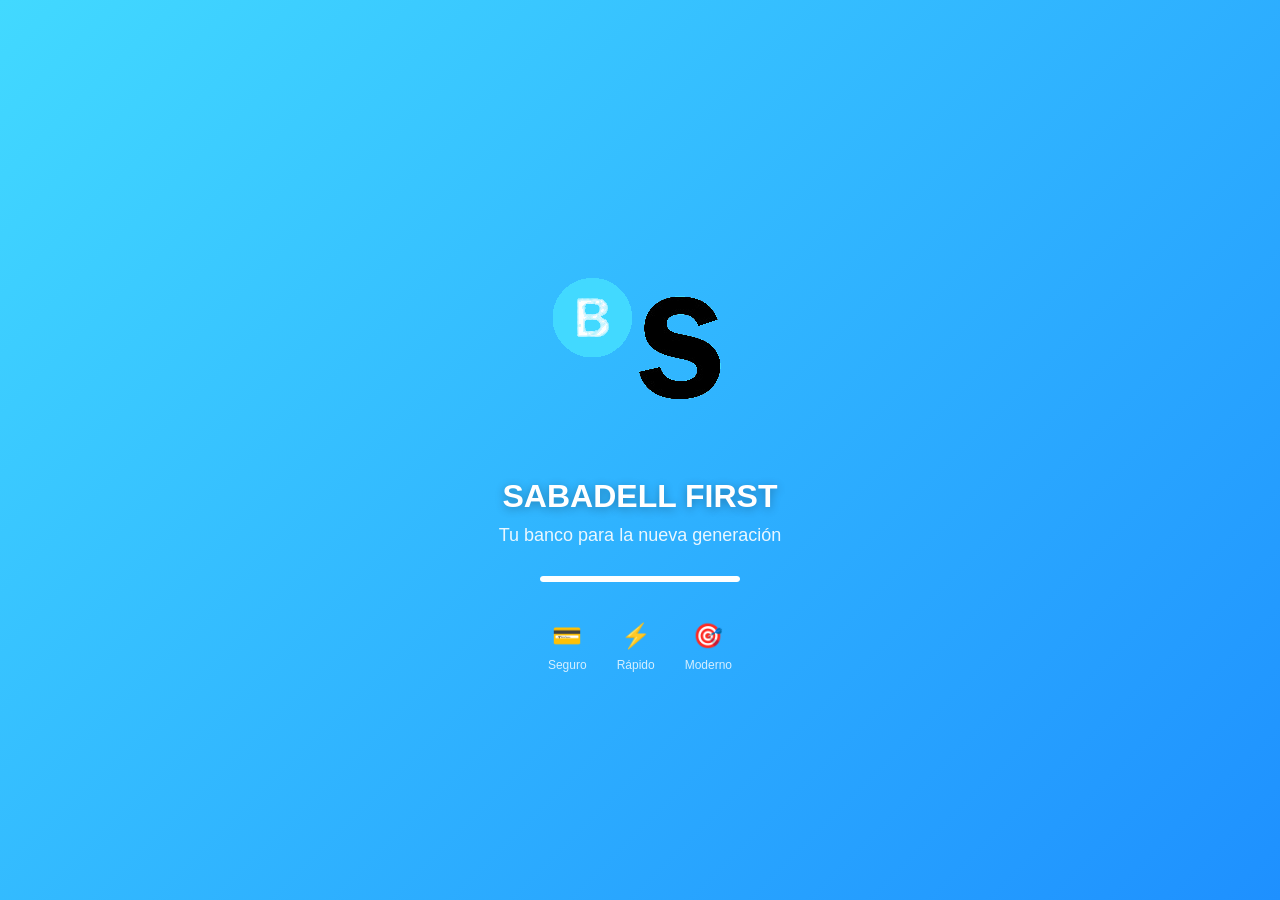
<file: index.html>
<!DOCTYPE html>
<html lang="es">
<head>
    <meta charset="UTF-8">
    <meta name="viewport" content="width=device-width, initial-scale=1.0">
    <title>Sabadell First</title>
    <link rel="stylesheet" href="styles.css">
</head>
<body>
    <div class="splash-container">
        <img src="./src/assets/logo.png" alt="Sabadell First" class="splash-logo">
        <h1 class="splash-title">SABADELL FIRST</h1>
        <p class="splash-subtitle">Tu banco para la nueva generación</p>
        
        <div class="loading-bar">
            <div class="loading-progress"></div>
        </div>

        <div class="splash-features">
            <div class="feature">
                <div class="feature-icon">💳</div>
                <div class="feature-text">Seguro</div>
            </div>
            <div class="feature">
                <div class="feature-icon">⚡</div>
                <div class="feature-text">Rápido</div>
            </div>
            <div class="feature">
                <div class="feature-icon">🎯</div>
                <div class="feature-text">Moderno</div>
            </div>
        </div>
    </div>

    

    <script src="app.js"></script>
</body>
</html>
</file>
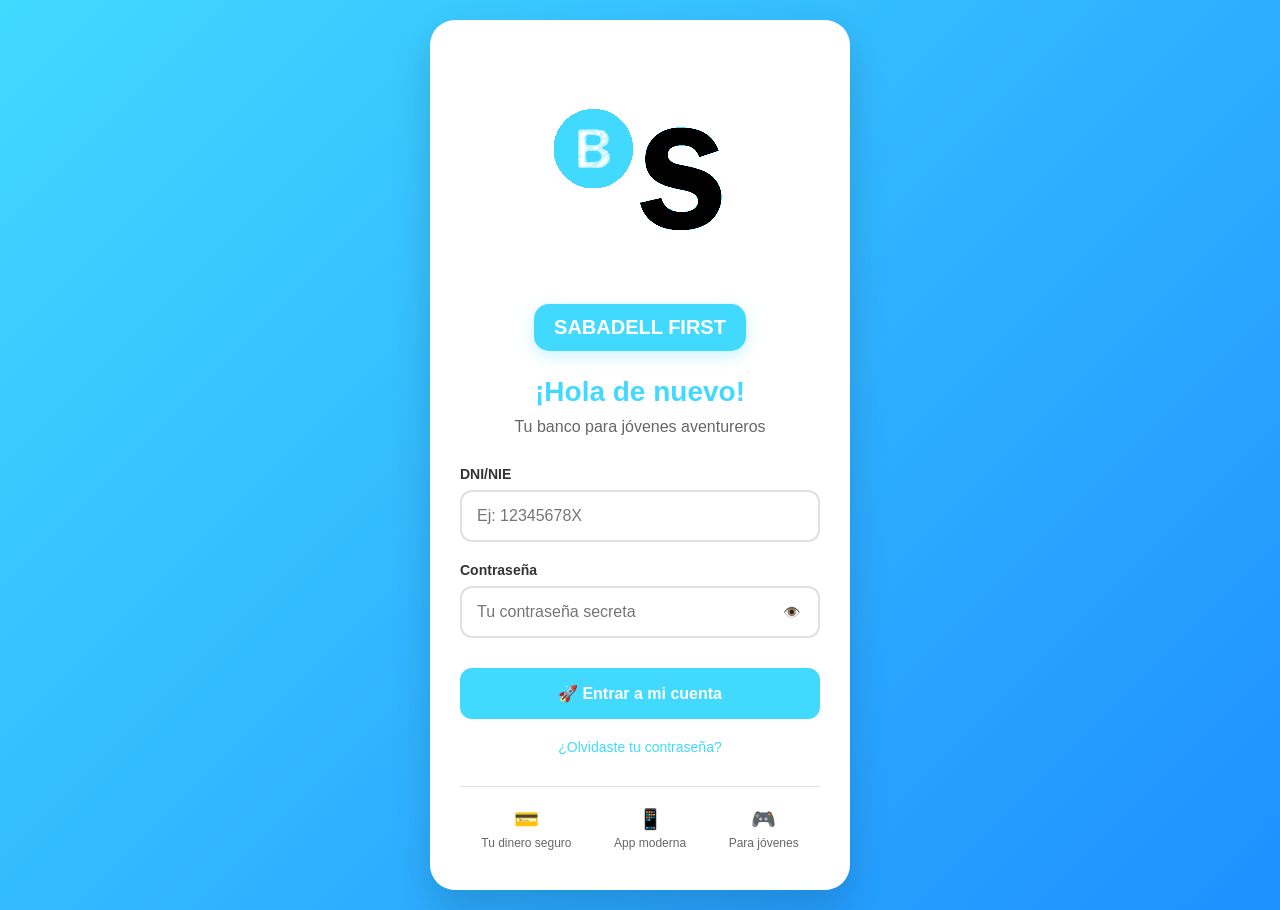
<file: src/index/login.html>
<!DOCTYPE html>
<html lang="es">
<head>
    <meta charset="UTF-8">
    <meta name="viewport" content="width=device-width, initial-scale=1.0">
    <title>Sabadell First - Login</title>
    <link rel="stylesheet" href="../css/login/styles.css">
    <script src="../../src/js/login/app.js" defer></script>
</head>
<body>
    <div class="login-container">
        <!-- Icono de la app -->
        <img src="../../src/assets/logo.png" alt="Sabadell First" class="app-icon">
        
        <!-- Logo -->
        <div class="logo">
            SABADELL FIRST
        </div>
        
        <h1>¡Hola de nuevo!</h1>
        <p class="subtitle">Tu banco para jóvenes aventureros</p>
        
        <form id="loginForm">
            <div class="input-group">
                <label for="dni">DNI/NIE</label>
                <input type="text" id="dni" placeholder="Ej: 12345678X" required>
            </div>
            
            <div class="input-group">
                <label for="password">Contraseña</label>
                <div class="password-container">
                    <input type="password" id="password" placeholder="Tu contraseña secreta" required>
                    <button type="button" class="toggle-password" onclick="togglePassword()">👁️</button>
                </div>
            </div>
            
            <div class="error-message" id="errorMessage">
                DNI o contraseña incorrectos
            </div>
            
            <button type="submit" class="login-btn pulse">
                🚀 Entrar a mi cuenta
            </button>
        </form>
        
        <a href="#" class="forgot-password">¿Olvidaste tu contraseña?</a>
        
        <div class="features">
            <div class="feature">
                <div class="feature-icon">💳</div>
                Tu dinero seguro
            </div>
            <div class="feature">
                <div class="feature-icon">📱</div>
                App moderna
            </div>
            <div class="feature">
                <div class="feature-icon">🎮</div>
                Para jóvenes
            </div>
        </div>
    </div>
</body>
</html>
</file>
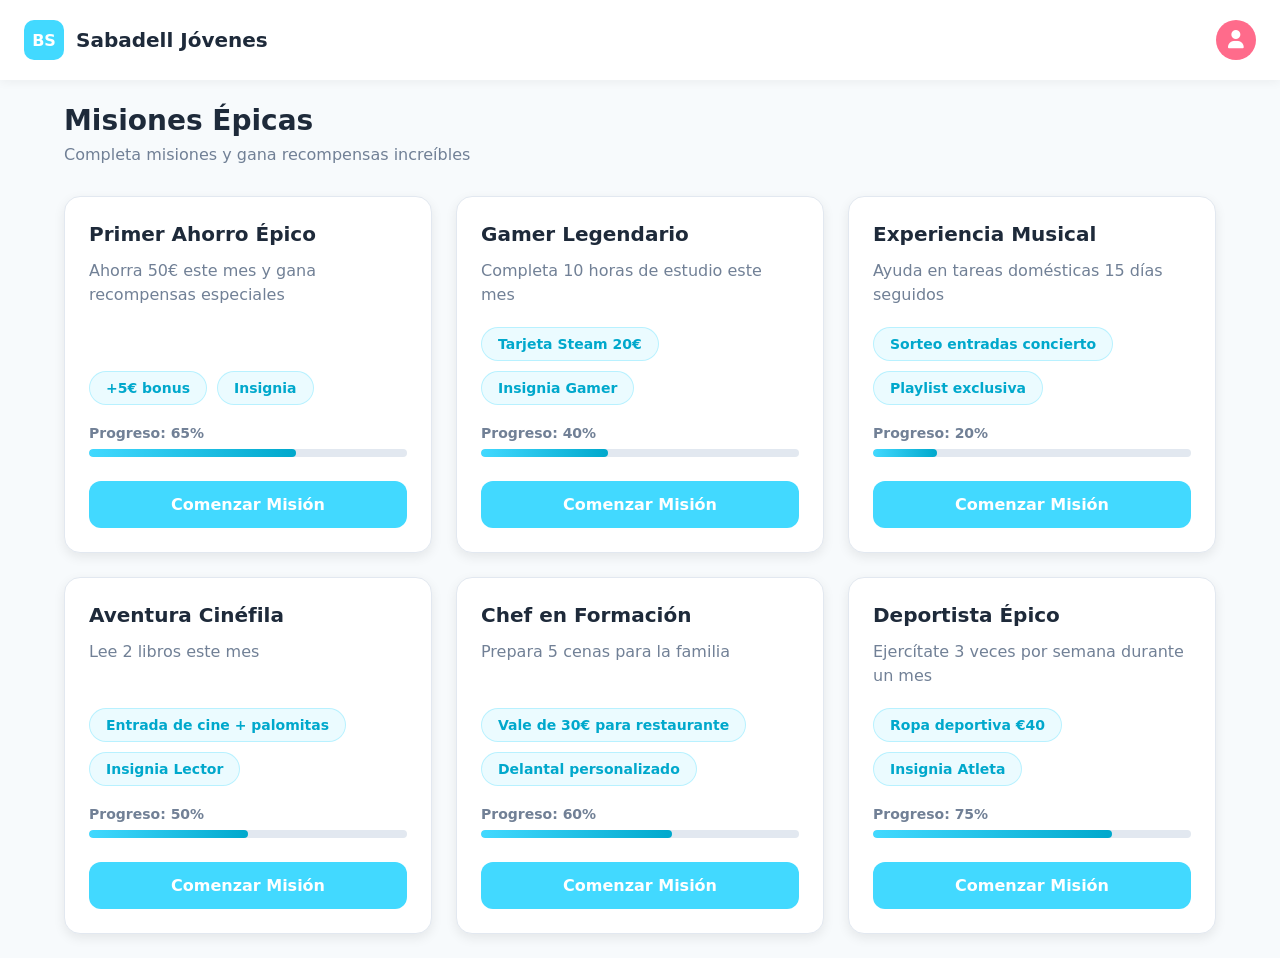
<file: src/index/misiones.html>
<!DOCTYPE html>
<html lang="es">
<head>
    <meta charset="UTF-8">
    <meta name="viewport" content="width=device-width, initial-scale=1.0">
    <title>Misiones Épicas - Banco Sabadell Jóvenes</title>
    <link rel="stylesheet" href="../css/misiones/misiones.css">
    <link rel="stylesheet" href="https://cdnjs.cloudflare.com/ajax/libs/font-awesome/6.4.0/css/all.min.css">
</head>
<body>
    <div class="app-container">
        <div class="header">
            <div class="logo">
                <div class="logo-icon">BS</div>
                <div class="logo-text">Sabadell Jóvenes</div>
            </div>
            <div class="user-avatar">
                <i class="fas fa-user"></i>
            </div>
        </div>
        <div class="content">
            <h1 class="page-title">Misiones Épicas</h1>
            <p class="page-subtitle">Completa misiones y gana recompensas increíbles</p>
            
            <div class="missions-container">
                <div class="mission-card">
                    <h2 class="mission-title">Primer Ahorro Épico</h2>
                    <p class="mission-description">Ahorra 50€ este mes y gana recompensas especiales</p>
                    <div class="rewards">
                        <span class="reward">+5€ bonus</span>
                        <span class="reward">Insignia</span>
                    </div>
                    <div class="progress-container">
                        <div class="progress-text">Progreso: 65%</div>
                        <div class="progress-bar">
                            <div class="progress-fill" style="width: 65%"></div>
                        </div>
                    </div>
                    <button class="mission-button">Comenzar Misión</button>
                </div>
                
                <div class="mission-card">
                    <h2 class="mission-title">Gamer Legendario</h2>
                    <p class="mission-description">Completa 10 horas de estudio este mes</p>
                    <div class="rewards">
                        <span class="reward">Tarjeta Steam 20€</span>
                        <span class="reward">Insignia Gamer</span>
                    </div>
                    <div class="progress-container">
                        <div class="progress-text">Progreso: 40%</div>
                        <div class="progress-bar">
                            <div class="progress-fill" style="width: 40%"></div>
                        </div>
                    </div>
                    <button class="mission-button">Comenzar Misión</button>
                </div>
                
                <div class="mission-card">
                    <h2 class="mission-title">Experiencia Musical</h2>
                    <p class="mission-description">Ayuda en tareas domésticas 15 días seguidos</p>
                    <div class="rewards">
                        <span class="reward">Sorteo entradas concierto</span>
                        <span class="reward">Playlist exclusiva</span>
                    </div>
                    <div class="progress-container">
                        <div class="progress-text">Progreso: 20%</div>
                        <div class="progress-bar">
                            <div class="progress-fill" style="width: 20%"></div>
                        </div>
                    </div>
                    <button class="mission-button">Comenzar Misión</button>
                </div>
                
                <div class="mission-card">
                    <h2 class="mission-title">Aventura Cinéfila</h2>
                    <p class="mission-description">Lee 2 libros este mes</p>
                    <div class="rewards">
                        <span class="reward">Entrada de cine + palomitas</span>
                        <span class="reward">Insignia Lector</span>
                    </div>
                    <div class="progress-container">
                        <div class="progress-text">Progreso: 50%</div>
                        <div class="progress-bar">
                            <div class="progress-fill" style="width: 50%"></div>
                        </div>
                    </div>
                    <button class="mission-button">Comenzar Misión</button>
                </div>
                
                <div class="mission-card">
                    <h2 class="mission-title">Chef en Formación</h2>
                    <p class="mission-description">Prepara 5 cenas para la familia</p>
                    <div class="rewards">
                        <span class="reward">Vale de 30€ para restaurante</span>
                        <span class="reward">Delantal personalizado</span>
                    </div>
                    <div class="progress-container">
                        <div class="progress-text">Progreso: 60%</div>
                        <div class="progress-bar">
                            <div class="progress-fill" style="width: 60%"></div>
                        </div>
                    </div>
                    <button class="mission-button">Comenzar Misión</button>
                </div>
                
                <div class="mission-card">
                    <h2 class="mission-title">Deportista Épico</h2>
                    <p class="mission-description">Ejercítate 3 veces por semana durante un mes</p>
                    <div class="rewards">
                        <span class="reward">Ropa deportiva €40</span>
                        <span class="reward">Insignia Atleta</span>
                    </div>
                    <div class="progress-container">
                        <div class="progress-text">Progreso: 75%</div>
                        <div class="progress-bar">
                            <div class="progress-fill" style="width: 75%"></div>
                        </div>
                    </div>
                    <button class="mission-button">Comenzar Misión</button>
                </div>
            </div>
        </div>
    </div>
    
    <script src="../js/misiones/misiones.js"></script>
</body>
</html>
</file>
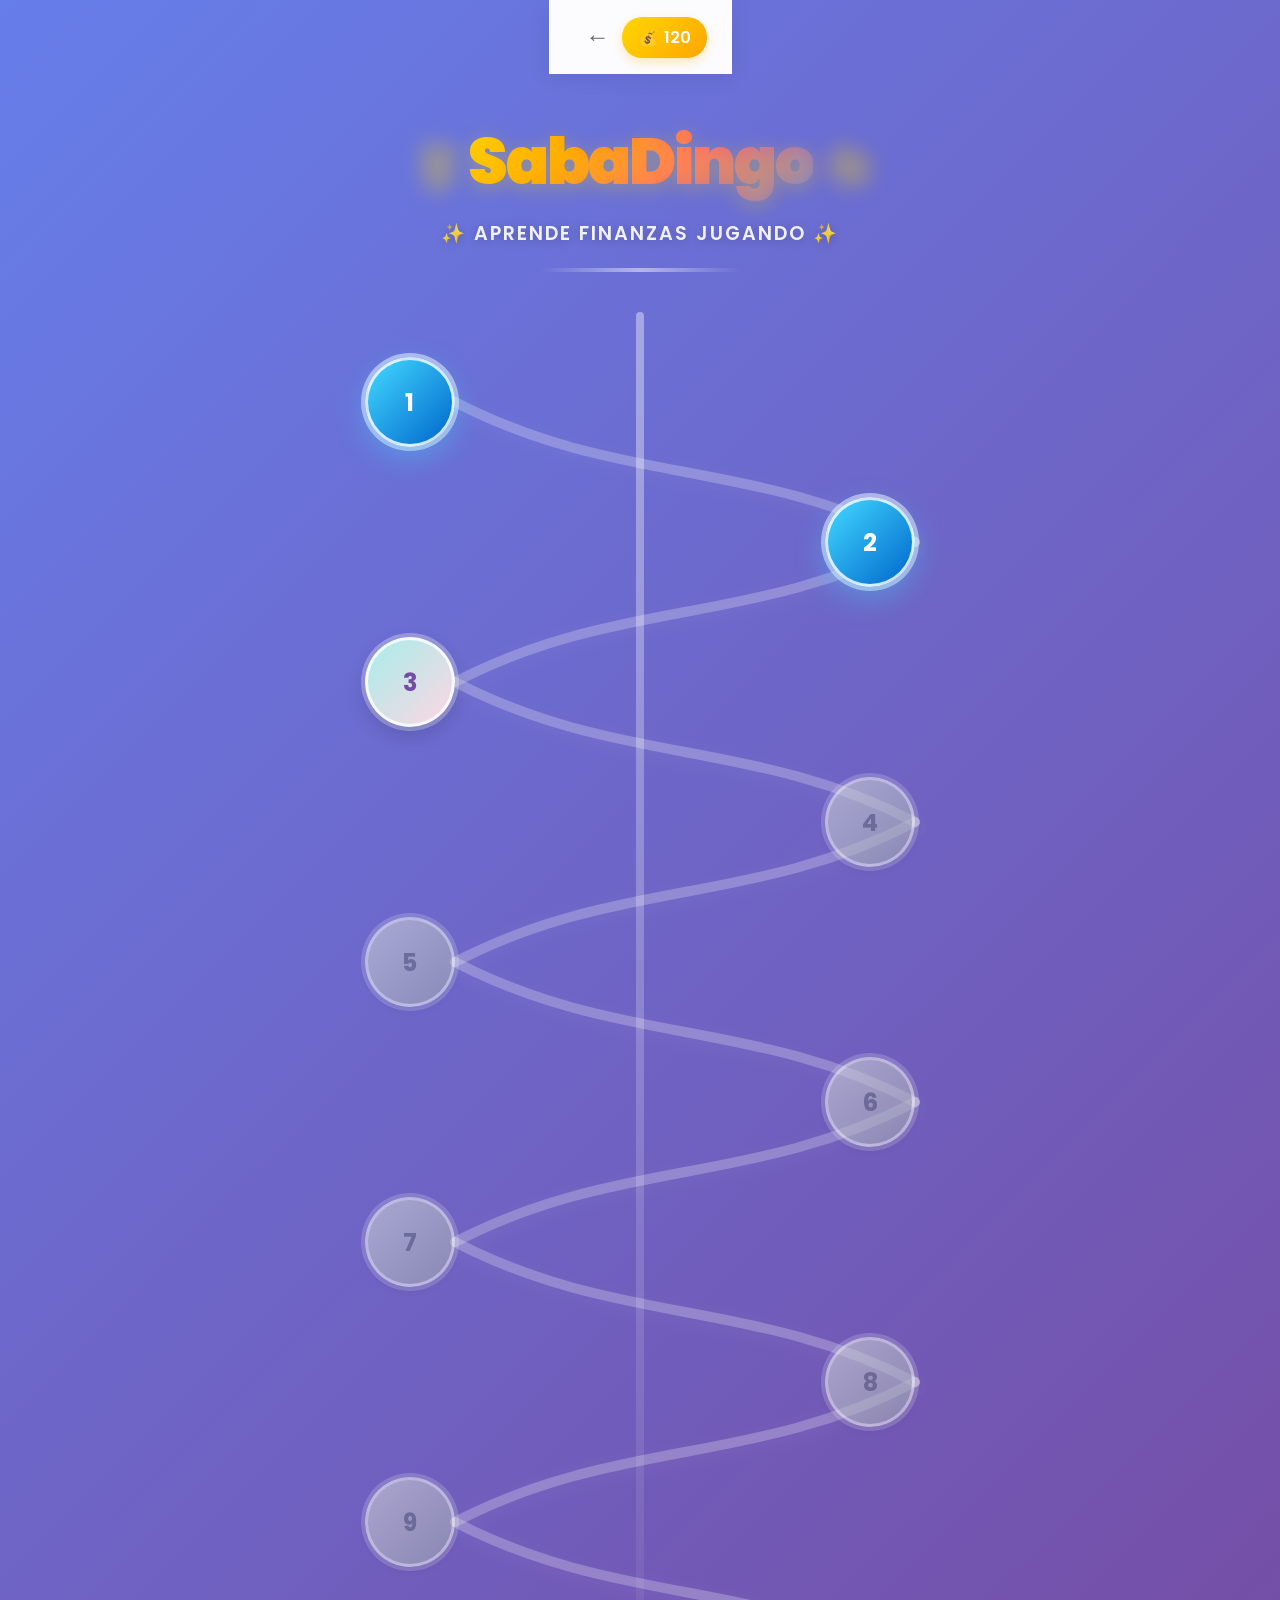
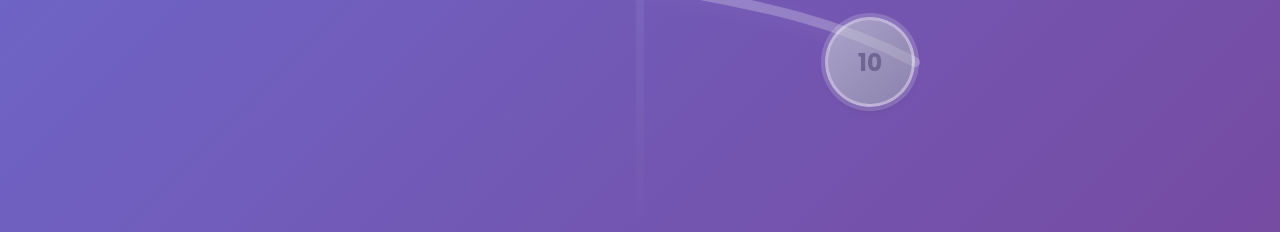
<file: src/index/sabaDingo.html>
<!DOCTYPE html>
<html lang="es">
<head>
  <meta charset="UTF-8">
  <meta name="viewport" content="width=device-width, initial-scale=1.0, maximum-scale=1.0, user-scalable=no">
  <meta name="apple-mobile-web-app-capable" content="yes">
  <meta name="mobile-web-app-capable" content="yes">
  <title>SabaDingo - Quiz Financiero</title>
  <link rel="stylesheet" href="../../styles.css">
  <style>
    /* === ESTILOS ESPECÍFICOS SABADINGO === */
    @import url('https://fonts.googleapis.com/css2?family=Poppins:wght@400;500;600;700;800&display=swap');

    body {
      font-family: "Poppins", sans-serif;
      display: flex;
      flex-direction: column;
      width: 100vw;
      margin: 0;
      background: linear-gradient(135deg, #667eea 0%, #764ba2 100%);
      overflow-x: hidden;
      overflow-y: auto;
      min-height: 100vh;
    }

    /* Top bar (energía y monedas) */
    .top-bar {
      display: flex;
      justify-content: space-between;
      align-items: center;
      padding: 15px 25px;
      background: rgba(255, 255, 255, 0.98);
      backdrop-filter: blur(10px);
      border-bottom: none;
      font-size: 1rem;
      box-shadow: 0 4px 20px rgba(0, 0, 0, 0.08);
      position: sticky;
      top: 0;
      z-index: 100;
    }

    .top-bar button {
      transition: all 0.3s ease;
      padding: 8px 12px;
      border-radius: 10px;
    }

    .top-bar button:hover {
      background: rgba(66, 217, 255, 0.1) !important;
      transform: scale(1.1);
    }

    .energy {
      background: rgba(255, 255, 255, 0.2);
      backdrop-filter: blur(10px);
      color: #ef4444;
      font-weight: 700;
      padding: 8px 16px;
      border-radius: 20px;
      box-shadow: 0 4px 12px rgba(239, 68, 68, 0.2);
      display: flex;
      align-items: center;
      gap: 4px;
      transition: all 0.3s ease;
      font-size: 1.3rem;
    }

    .energy:hover {
      transform: translateY(-2px);
      box-shadow: 0 6px 16px rgba(239, 68, 68, 0.3);
    }

    .heart {
      display: inline-block;
      transition: all 0.3s ease;
    }

    .heart.lost {
      opacity: 0.3;
      filter: grayscale(100%);
    }

    @keyframes heartLoss {
      0% { transform: scale(1); }
      50% { transform: scale(1.3); filter: brightness(1.5); }
      100% { transform: scale(0.8); opacity: 0.3; filter: grayscale(100%); }
    }

    .heart.losing {
      animation: heartLoss 0.6s cubic-bezier(0.4, 0, 0.2, 1);
    }

    .coins {
      background: linear-gradient(135deg, #FFD700 0%, #FFA500 100%);
      color: white;
      font-weight: 600;
      padding: 8px 16px;
      border-radius: 20px;
      box-shadow: 0 4px 12px rgba(255, 179, 0, 0.3);
      display: flex;
      align-items: center;
      gap: 6px;
      transition: transform 0.3s ease;
    }

    .coins:hover {
      transform: translateY(-2px);
      box-shadow: 0 6px 16px rgba(255, 179, 0, 0.4);
    }

    /* Logo/Título principal */
    .main-logo {
      text-align: center;
      padding: 40px 20px 20px;
      margin: 0 auto;
      max-width: 720px;
    }

    .main-logo h1 {
      font-size: 4rem;
      font-weight: 900;
      margin: 0;
      background: linear-gradient(135deg, #FFD700 0%, #FFA500 30%, #FF6B6B 60%, #667eea 100%);
      -webkit-background-clip: text;
      -webkit-text-fill-color: transparent;
      background-clip: text;
      text-shadow: 0 4px 20px rgba(255, 215, 0, 0.3);
      letter-spacing: -2px;
      animation: logoFloat 3s ease-in-out infinite;
      position: relative;
      display: inline-block;
    }

    .main-logo h1::before {
      content: '🦉';
      position: absolute;
      left: -60px;
      top: 50%;
      transform: translateY(-50%);
      font-size: 3rem;
      animation: owlBounce 2s ease-in-out infinite;
    }

    .main-logo h1::after {
      content: '📚';
      position: absolute;
      right: -60px;
      top: 50%;
      transform: translateY(-50%);
      font-size: 2.5rem;
      animation: bookSpin 4s linear infinite;
    }

    @keyframes logoFloat {
      0%, 100% {
        transform: translateY(0px);
      }
      50% {
        transform: translateY(-10px);
      }
    }

    @keyframes owlBounce {
      0%, 100% {
        transform: translateY(-50%) rotate(0deg);
      }
      50% {
        transform: translateY(-60%) rotate(-10deg);
      }
    }

    @keyframes bookSpin {
      0% {
        transform: translateY(-50%) rotate(0deg);
      }
      100% {
        transform: translateY(-50%) rotate(360deg);
      }
    }

    .main-logo .subtitle {
      font-size: 1.2rem;
      font-weight: 600;
      color: rgba(255, 255, 255, 0.9);
      margin-top: 10px;
      text-shadow: 0 2px 10px rgba(0, 0, 0, 0.2);
      letter-spacing: 2px;
      text-transform: uppercase;
    }

    .main-logo .subtitle::before {
      content: '✨ ';
    }

    .main-logo .subtitle::after {
      content: ' ✨';
    }

    /* Decorative line */
    .decorative-line {
      width: 200px;
      height: 4px;
      background: linear-gradient(90deg, transparent, rgba(255, 255, 255, 0.5), transparent);
      margin: 20px auto;
      border-radius: 2px;
      animation: lineGlow 2s ease-in-out infinite;
    }

    @keyframes lineGlow {
      0%, 100% {
        opacity: 0.5;
        box-shadow: 0 0 10px rgba(255, 255, 255, 0.3);
      }
      50% {
        opacity: 1;
        box-shadow: 0 0 20px rgba(255, 255, 255, 0.6);
      }
    }

    /* Mapa de niveles */
    .level-map {
      display: flex;
      flex-direction: column;
      align-items: center;
      justify-content: flex-start;
      position: relative;
      padding: 20px 0 100px;
      width: 100%;
      max-width: 720px;
      margin: 0 auto;
      background: transparent;
      box-sizing: border-box;
    }

    .level {
      position: relative;
      width: 90px;
      height: 90px;
      border-radius: 50%;
      margin: 38px 0;
      display: flex;
      justify-content: center;
      align-items: center;
      font-weight: 700;
      font-size: 1.5rem;
      cursor: pointer;
      transition: all 0.3s cubic-bezier(0.4, 0, 0.2, 1);
      background: linear-gradient(135deg, #a8edea 0%, #fed6e3 100%);
      color: #764ba2;
      box-shadow: 0 8px 20px rgba(0, 0, 0, 0.15),
                  0 0 0 4px rgba(255, 255, 255, 0.3);
      border: 3px solid rgba(255, 255, 255, 0.8);
    }

    /* Row wrapper to control spacing between levels */
    .row {
      position: relative;
      width: 100%;
      height: 140px;
      display: flex;
      align-items: center;
      box-sizing: border-box;
    }

    /* Posicionamiento explícito a izquierda/derecha dentro de la fila */
    .row .level.left {
      left: 18%;
      transform: translateX(-50%);
    }
    .row .level.right {
      left: 82%;
      transform: translateX(-50%);
    }

    /* Ajuste: asegurar que left/right se posicionan relativamente dentro de la row */
    .row .level {
      position: absolute;
    }

    /* ocultar pseudo-conectores ahora que usaremos SVG */
    .level::after {
      display: none;
    }

    .level.completed {
      background: linear-gradient(135deg, #42d9ff 0%, #0066cc 100%);
      color: white;
      box-shadow: 0 10px 30px rgba(66, 217, 255, 0.4),
                  0 0 0 4px rgba(255, 255, 255, 0.5);
      animation: completedPulse 2s ease-in-out infinite;
    }

    @keyframes completedPulse {
      0%, 100% {
        box-shadow: 0 10px 30px rgba(66, 217, 255, 0.4),
                    0 0 0 4px rgba(255, 255, 255, 0.5);
      }
      50% {
        box-shadow: 0 10px 30px rgba(66, 217, 255, 0.6),
                    0 0 0 6px rgba(255, 255, 255, 0.7);
      }
    }

    .level.locked {
      background: linear-gradient(135deg, #d1d5db 0%, #9ca3af 100%);
      color: #6b7280;
      cursor: not-allowed;
      box-shadow: 0 4px 10px rgba(0, 0, 0, 0.1),
                  0 0 0 4px rgba(255, 255, 255, 0.3);
      opacity: 0.6;
    }

    .level:not(.locked):hover {
      transform: scale(1.15) translateY(-5px);
      box-shadow: 0 15px 40px rgba(0, 0, 0, 0.25),
                  0 0 0 6px rgba(255, 255, 255, 0.6);
    }

    .level:not(.locked):active {
      transform: scale(1.05) translateY(-2px);
    }

    /* Zig-zag irregular estilo Duolingo: alterna offset lateral y añade conectores */
  /* (Se usan clases .left / .right por fila; se elimina el uso de nth-child que causaba conflicto) */

    /* Conectores diagonales: usando pseudo-elementos en cada level que conecta con el siguiente */
    .level::after {
      content: '';
      position: absolute;
      width: 3px;
      height: 110px; /* conector ajustado para alcanzar la línea central */
      background: linear-gradient(to bottom, #e0f7ff, transparent);
      left: 50%;
      top: 100%;
      transform-origin: top center;
      z-index: -1;
      border-radius: 2px;
    }

    /* Usar clases left/right para rotar conectores hacia la línea central */
    .row .level.left::after {
      transform: translateX(-50%) rotate(32deg);
    }
    .row .level.right::after {
      transform: translateX(-50%) rotate(-32deg);
    }

    /* Ocultar conector en el último nodo */
    .level:last-child::after { display: none; }

    /* Burbuja de nivel */
    .level-popup {
      position: fixed;
      top: 50%;
      left: 50%;
      transform: translate(-50%, -50%) scale(0.9);
      background: linear-gradient(135deg, #ffffff 0%, #f8f9fa 100%);
      padding: 35px 30px;
      border-radius: 25px;
      box-shadow: 0 20px 60px rgba(0, 0, 0, 0.3);
      display: none;
      z-index: 1000;
      text-align: center;
      width: 320px;
      border: 2px solid rgba(255, 255, 255, 0.8);
      opacity: 0;
      transition: all 0.3s cubic-bezier(0.4, 0, 0.2, 1);
    }

    .level-popup.show {
      opacity: 1;
      transform: translate(-50%, -50%) scale(1);
    }

    .level-popup h2 {
      margin-bottom: 20px;
      font-size: 1.4rem;
      font-weight: 700;
      color: #764ba2;
      background: linear-gradient(135deg, #667eea 0%, #764ba2 100%);
      -webkit-background-clip: text;
      -webkit-text-fill-color: transparent;
      background-clip: text;
    }

    .level-popup button {
      background: linear-gradient(135deg, #667eea 0%, #764ba2 100%);
      color: white;
      border: none;
      border-radius: 15px;
      padding: 14px 32px;
      cursor: pointer;
      font-weight: 700;
      font-size: 1.05rem;
      box-shadow: 0 8px 20px rgba(102, 126, 234, 0.4);
      transition: all 0.3s ease;
      text-transform: uppercase;
      letter-spacing: 0.5px;
    }

    .level-popup button:hover {
      transform: translateY(-3px);
      box-shadow: 0 12px 28px rgba(102, 126, 234, 0.5);
    }

    .level-popup button:active {
      transform: translateY(-1px);
    }

    .close-popup {
      position: absolute;
      top: 15px;
      right: 15px;
      cursor: pointer;
      font-size: 1.5rem;
      font-weight: bold;
      color: #9ca3af;
      width: 32px;
      height: 32px;
      display: flex;
      align-items: center;
      justify-content: center;
      border-radius: 50%;
      transition: all 0.3s ease;
    }

    .close-popup:hover {
      background: rgba(239, 68, 68, 0.1);
      color: #ef4444;
      transform: rotate(90deg);
    }

    .connector {
      position: absolute;
      top: 0;
      left: 50%;
      width: 8px;
      height: 100%;
      background: linear-gradient(180deg,
                                  rgba(255, 255, 255, 0.4) 0%,
                                  rgba(255, 255, 255, 0.2) 50%,
                                  transparent 100%);
      z-index: -2;
      transform: translateX(-50%);
      border-radius: 4px;
    }

    /* Mobile connector adjustments */
    @media (max-width: 640px) {
      .connector {
        left: 50%;
        width: 6px;
        background: linear-gradient(180deg,
                                    rgba(255, 255, 255, 0.3) 0%,
                                    rgba(255, 255, 255, 0.15) 50%,
                                    transparent 100%);
      }
    }


    

    /* Pantalla del nivel (demo) */
    .level-demo {
      display: none;
      flex-direction: column;
      align-items: center;
      justify-content: center;
      min-height: 100vh;
      text-align: center;
      padding: 30px 20px;
      background: linear-gradient(135deg, #667eea 0%, #764ba2 100%);
    }

    .progress-bar {
      width: 100%;
      height: 14px;
      background: rgba(255, 255, 255, 0.2);
      border-radius: 12px;
      overflow: hidden;
      backdrop-filter: blur(10px);
      box-shadow: inset 0 2px 8px rgba(0, 0, 0, 0.1);
    }

    .progress-fill {
      width: 0%;
      height: 100%;
      background: linear-gradient(90deg, #10b981 0%, #059669 100%);
      transition: width 0.5s cubic-bezier(0.4, 0, 0.2, 1);
      box-shadow: 0 0 15px rgba(16, 185, 129, 0.6);
      position: relative;
      overflow: hidden;
    }

    .progress-fill::after {
      content: '';
      position: absolute;
      top: 0;
      left: 0;
      right: 0;
      bottom: 0;
      background: linear-gradient(90deg,
                                  transparent,
                                  rgba(255, 255, 255, 0.3),
                                  transparent);
      animation: shimmer 2s infinite;
    }

    @keyframes shimmer {
      0% { transform: translateX(-100%); }
      100% { transform: translateX(100%); }
    }

    /* Estilos para quiz */
    .quiz-option {
      background: white;
      border: 3px solid transparent;
      border-radius: 16px;
      padding: 18px 20px;
      cursor: pointer;
      transition: all 0.3s cubic-bezier(0.4, 0, 0.2, 1);
      font-size: 1.05rem;
      text-align: left;
      font-weight: 600;
      box-shadow: 0 4px 12px rgba(0, 0, 0, 0.08);
      position: relative;
      overflow: hidden;
      color: #1f2937;
    }

    .quiz-option::before {
      content: '';
      position: absolute;
      top: 0;
      left: -100%;
      width: 100%;
      height: 100%;
      background: linear-gradient(90deg,
                                  transparent,
                                  rgba(102, 126, 234, 0.1),
                                  transparent);
      transition: left 0.5s;
    }

    .quiz-option:hover:not(:disabled)::before {
      left: 100%;
    }

    .quiz-option:hover:not(:disabled) {
      background: linear-gradient(135deg, #f0f9ff 0%, #e0f2fe 100%);
      border-color: #667eea;
      transform: translateY(-3px) scale(1.02);
      box-shadow: 0 8px 20px rgba(102, 126, 234, 0.25);
    }

    .quiz-option:active:not(:disabled) {
      transform: translateY(-1px) scale(1);
    }

    .quiz-option.correct {
      background: linear-gradient(135deg, #d1fae5 0%, #a7f3d0 100%);
      border-color: #10b981;
      animation: correctPulse 0.6s cubic-bezier(0.4, 0, 0.2, 1);
      box-shadow: 0 8px 20px rgba(16, 185, 129, 0.3);
    }

    .quiz-option.correct::after {
      content: '✓';
      position: absolute;
      right: 20px;
      top: 50%;
      transform: translateY(-50%);
      font-size: 1.5rem;
      color: #10b981;
      font-weight: bold;
    }

    .quiz-option.incorrect {
      background: linear-gradient(135deg, #fee2e2 0%, #fecaca 100%);
      border-color: #ef4444;
      box-shadow: 0 8px 20px rgba(239, 68, 68, 0.3);
    }

    .quiz-option.incorrect::after {
      content: '✗';
      position: absolute;
      right: 20px;
      top: 50%;
      transform: translateY(-50%);
      font-size: 1.5rem;
      color: #ef4444;
      font-weight: bold;
    }

    @keyframes correctPulse {
      0%, 100% { transform: scale(1); }
      25% { transform: scale(1.05); }
      50% { transform: scale(0.98); }
      75% { transform: scale(1.02); }
    }

    .quiz-option:disabled {
      cursor: not-allowed;
    }

    /* Pantalla de Game Over */
    .game-over-screen {
      display: none;
      flex-direction: column;
      align-items: center;
      justify-content: center;
      min-height: 100vh;
      text-align: center;
      padding: 40px 20px;
      background: linear-gradient(135deg, #ef4444 0%, #dc2626 100%);
      color: white;
      position: relative;
      overflow: hidden;
    }

    .game-over-screen h1 {
      font-size: 3rem;
      margin-bottom: 20px;
      font-weight: 800;
      text-shadow: 0 4px 20px rgba(0, 0, 0, 0.3);
      animation: bounceIn 0.8s cubic-bezier(0.4, 0, 0.2, 1);
    }

    .game-over-screen p {
      font-size: 1.3rem;
      margin: 20px 0;
      opacity: 0.95;
      max-width: 500px;
      line-height: 1.6;
    }

    .game-over-screen button {
      background: white;
      color: #ef4444;
      border: none;
      border-radius: 20px;
      padding: 18px 50px;
      font-size: 1.3rem;
      font-weight: 800;
      cursor: pointer;
      margin-top: 30px;
      transition: all 0.3s cubic-bezier(0.4, 0, 0.2, 1);
      box-shadow: 0 8px 24px rgba(0, 0, 0, 0.3);
      text-transform: uppercase;
      letter-spacing: 1px;
    }

    .game-over-screen button:hover {
      transform: translateY(-4px) scale(1.05);
      box-shadow: 0 12px 32px rgba(0, 0, 0, 0.4);
    }

    .broken-heart {
      font-size: 5rem;
      margin: 20px 0;
      animation: heartBreak 1s cubic-bezier(0.4, 0, 0.2, 1);
    }

    @keyframes heartBreak {
      0% { transform: scale(1) rotate(0deg); }
      25% { transform: scale(1.2) rotate(-10deg); }
      50% { transform: scale(0.8) rotate(10deg); }
      75% { transform: scale(1.1) rotate(-5deg); }
      100% { transform: scale(1) rotate(0deg); }
    }

    /* Pantalla de resultados */
    .results-screen {
      display: none;
      flex-direction: column;
      align-items: center;
      justify-content: center;
      min-height: 100vh;
      text-align: center;
      padding: 40px 20px;
      background: linear-gradient(135deg, #667eea 0%, #764ba2 100%);
      color: white;
      position: relative;
      overflow: hidden;
    }

    .results-screen::before {
      content: '';
      position: absolute;
      top: 0;
      left: 0;
      right: 0;
      bottom: 0;
      background: radial-gradient(circle at 50% 50%,
                                  rgba(255, 255, 255, 0.1) 0%,
                                  transparent 70%);
      animation: pulseGlow 3s ease-in-out infinite;
    }

    @keyframes pulseGlow {
      0%, 100% { opacity: 0.5; }
      50% { opacity: 1; }
    }

    .results-screen h1 {
      font-size: 3rem;
      margin-bottom: 20px;
      animation: bounceIn 0.8s cubic-bezier(0.4, 0, 0.2, 1);
      font-weight: 800;
      text-shadow: 0 4px 20px rgba(0, 0, 0, 0.3);
      position: relative;
      z-index: 1;
    }

    .results-screen .score {
      background: rgba(255, 255, 255, 0.15);
      backdrop-filter: blur(10px);
      border-radius: 25px;
      padding: 30px 50px;
      margin: 30px 0;
      box-shadow: 0 8px 32px rgba(0, 0, 0, 0.2);
      border: 2px solid rgba(255, 255, 255, 0.3);
      position: relative;
      z-index: 1;
    }

    .results-screen .score > div:first-child {
      font-size: 4rem;
      font-weight: 800;
      animation: scoreCount 0.8s cubic-bezier(0.4, 0, 0.2, 1);
      text-shadow: 0 4px 20px rgba(0, 0, 0, 0.3);
    }

    @keyframes scoreCount {
      from {
        transform: scale(0);
        opacity: 0;
      }
      50% {
        transform: scale(1.2);
      }
      to {
        transform: scale(1);
        opacity: 1;
      }
    }

    .results-screen .rewards {
      display: flex;
      gap: 20px;
      margin: 40px 0;
      font-size: 1.5rem;
      flex-wrap: wrap;
      justify-content: center;
      position: relative;
      z-index: 1;
    }

    .results-screen .rewards > div {
      background: rgba(255, 255, 255, 0.2);
      backdrop-filter: blur(10px);
      padding: 15px 30px;
      border-radius: 20px;
      font-weight: 700;
      box-shadow: 0 4px 16px rgba(0, 0, 0, 0.2);
      border: 2px solid rgba(255, 255, 255, 0.3);
      animation: slideUp 0.6s cubic-bezier(0.4, 0, 0.2, 1);
      animation-fill-mode: both;
    }

    .results-screen .rewards > div:nth-child(1) {
      animation-delay: 0.2s;
    }

    .results-screen .rewards > div:nth-child(2) {
      animation-delay: 0.3s;
    }

    @keyframes slideUp {
      from {
        transform: translateY(30px);
        opacity: 0;
      }
      to {
        transform: translateY(0);
        opacity: 1;
      }
    }

    .results-screen button {
      background: white;
      color: #764ba2;
      border: none;
      border-radius: 20px;
      padding: 18px 50px;
      font-size: 1.3rem;
      font-weight: 800;
      cursor: pointer;
      margin-top: 30px;
      transition: all 0.3s cubic-bezier(0.4, 0, 0.2, 1);
      box-shadow: 0 8px 24px rgba(0, 0, 0, 0.3);
      text-transform: uppercase;
      letter-spacing: 1px;
      position: relative;
      z-index: 1;
    }

    .results-screen button:hover {
      transform: translateY(-4px) scale(1.05);
      box-shadow: 0 12px 32px rgba(0, 0, 0, 0.4);
    }

    .results-screen button:active {
      transform: translateY(-2px) scale(1.02);
    }

    @keyframes bounceIn {
      0% { transform: scale(0); }
      50% { transform: scale(1.1); }
      100% { transform: scale(1); }
    }

    @keyframes pulse {
      0%, 100% { transform: scale(1); }
      50% { transform: scale(1.05); }
    }

    .quiz-feedback {
      padding: 18px 24px;
      border-radius: 16px;
      margin-top: 25px;
      font-weight: 700;
      font-size: 1.05rem;
      transition: all 0.4s cubic-bezier(0.4, 0, 0.2, 1);
      box-shadow: 0 8px 20px rgba(0, 0, 0, 0.15);
      border: 2px solid transparent;
    }

    .quiz-feedback.correct {
      background: linear-gradient(135deg, #d1fae5 0%, #a7f3d0 100%);
      color: #065f46;
      border-color: #10b981;
    }

    .quiz-feedback.incorrect {
      background: linear-gradient(135deg, #fee2e2 0%, #fecaca 100%);
      color: #991b1b;
      border-color: #ef4444;
    }

    .shake {
      animation: shake 0.5s;
    }

    @keyframes shake {
      0%, 100% { transform: translateX(0); }
      25% { transform: translateX(-10px); }
      75% { transform: translateX(10px); }
    }

    .celebrate {
      animation: celebrate 0.6s;
    }

    @keyframes celebrate {
      0%, 100% { transform: scale(1); }
      50% { transform: scale(1.1) rotate(5deg); }
    }

    /* Streak counter */
    .streak-badge {
      position: fixed;
      top: 15px;
      right: 15px;
      background: linear-gradient(135deg, #f59e0b 0%, #ef4444 100%);
      color: white;
      padding: 10px 18px;
      border-radius: 25px;
      font-weight: 800;
      font-size: 0.95rem;
      box-shadow: 0 8px 20px rgba(239, 68, 68, 0.4);
      display: none;
      z-index: 999;
      border: 3px solid rgba(255, 255, 255, 0.5);
      backdrop-filter: blur(10px);
      cursor: help;
      transition: all 0.3s ease;
    }

    .streak-badge:hover {
      transform: scale(1.05);
      box-shadow: 0 12px 28px rgba(239, 68, 68, 0.5);
    }

    .streak-badge.show {
      display: block;
      animation: streakBounce 0.6s cubic-bezier(0.4, 0, 0.2, 1);
    }

    .streak-badge.celebrate-streak {
      animation: celebrateStreakAnimation 1s cubic-bezier(0.4, 0, 0.2, 1);
    }

    @keyframes streakBounce {
      0% {
        transform: translateX(80px) scale(0);
        opacity: 0;
      }
      50% {
        transform: translateX(-10px) scale(1.1);
      }
      100% {
        transform: translateX(0) scale(1);
        opacity: 1;
      }
    }

    @keyframes celebrateStreakAnimation {
      0%, 100% {
        transform: scale(1);
      }
      25% {
        transform: scale(1.15) rotate(-5deg);
      }
      75% {
        transform: scale(1.15) rotate(5deg);
      }
    }

    /* Notificación de racha */
    .streak-notification {
      position: fixed;
      top: 50%;
      left: 50%;
      transform: translate(-50%, -50%) scale(0);
      background: linear-gradient(135deg, #f59e0b 0%, #ef4444 100%);
      color: white;
      padding: 30px 50px;
      border-radius: 25px;
      font-weight: 800;
      font-size: 1.8rem;
      box-shadow: 0 20px 60px rgba(239, 68, 68, 0.6);
      z-index: 9999;
      border: 4px solid rgba(255, 255, 255, 0.6);
      text-align: center;
      opacity: 0;
      pointer-events: none;
    }

    .streak-notification.show {
      animation: streakNotificationShow 2.5s cubic-bezier(0.4, 0, 0.2, 1);
    }

    @keyframes streakNotificationShow {
      0% {
        transform: translate(-50%, -50%) scale(0);
        opacity: 0;
      }
      15% {
        transform: translate(-50%, -50%) scale(1.2);
        opacity: 1;
      }
      25% {
        transform: translate(-50%, -50%) scale(1);
        opacity: 1;
      }
      85% {
        transform: translate(-50%, -50%) scale(1);
        opacity: 1;
      }
      100% {
        transform: translate(-50%, -50%) scale(0.8);
        opacity: 0;
      }
    }

    /* Confetti effect */
    .confetti {
      position: fixed;
      width: 10px;
      height: 10px;
      background: #42d9ff;
      position: absolute;
      animation: confettiFall 3s linear forwards;
    }

    @keyframes confettiFall {
      to {
        transform: translateY(100vh) rotate(360deg);
        opacity: 0;
      }
    }

    /* Backdrop overlay for popup */
    .popup-overlay {
      position: fixed;
      top: 0;
      left: 0;
      right: 0;
      bottom: 0;
      background: rgba(0, 0, 0, 0.6);
      backdrop-filter: blur(8px);
      display: none;
      z-index: 999;
      opacity: 0;
      transition: opacity 0.3s ease;
    }

    .popup-overlay.show {
      opacity: 1;
    }

    /* Enhanced SVG connectors */
    .map-svg path {
      filter: drop-shadow(0 4px 8px rgba(255, 255, 255, 0.2));
    }

    /* === REWARDS MODAL === */
    .rewards-modal {
      position: fixed;
      top: 0;
      left: 0;
      right: 0;
      bottom: 0;
      background: rgba(0, 0, 0, 0.85);
      backdrop-filter: blur(12px);
      display: none;
      z-index: 10000;
      opacity: 0;
      transition: opacity 0.3s ease;
      overflow-y: auto;
      padding: 20px;
    }

    .rewards-modal.show {
      opacity: 1;
    }

    .rewards-modal-content {
      background: linear-gradient(135deg, #ffffff 0%, #f8f9fa 100%);
      border-radius: 30px;
      padding: 40px 35px;
      max-width: 900px;
      margin: 20px auto;
      box-shadow: 0 25px 80px rgba(0, 0, 0, 0.4);
      border: 3px solid rgba(255, 255, 255, 0.9);
      position: relative;
      transform: scale(0.9);
      transition: transform 0.3s cubic-bezier(0.4, 0, 0.2, 1);
    }

    .rewards-modal.show .rewards-modal-content {
      transform: scale(1);
    }

    .close-rewards {
      position: absolute;
      top: 20px;
      right: 20px;
      cursor: pointer;
      font-size: 1.8rem;
      font-weight: bold;
      color: #9ca3af;
      width: 40px;
      height: 40px;
      display: flex;
      align-items: center;
      justify-content: center;
      border-radius: 50%;
      transition: all 0.3s ease;
      z-index: 10;
    }

    .close-rewards:hover {
      background: rgba(239, 68, 68, 0.1);
      color: #ef4444;
      transform: rotate(90deg);
    }

    .rewards-title {
      font-size: 2.5rem;
      font-weight: 900;
      margin: 0 0 10px 0;
      background: linear-gradient(135deg, #FFD700 0%, #FFA500 30%, #FF6B6B 60%, #667eea 100%);
      -webkit-background-clip: text;
      -webkit-text-fill-color: transparent;
      background-clip: text;
      text-align: center;
      animation: titleShine 3s ease-in-out infinite;
    }

    @keyframes titleShine {
      0%, 100% { filter: brightness(1); }
      50% { filter: brightness(1.2); }
    }

    .rewards-subtitle {
      text-align: center;
      color: #6b7280;
      font-size: 1.1rem;
      margin: 0 0 25px 0;
      font-weight: 600;
    }

    .rewards-balance {
      background: linear-gradient(135deg, #667eea 0%, #764ba2 100%);
      color: white;
      padding: 18px 25px;
      border-radius: 20px;
      display: flex;
      justify-content: space-between;
      align-items: center;
      margin-bottom: 25px;
      box-shadow: 0 8px 24px rgba(102, 126, 234, 0.4);
      animation: balancePulse 2s ease-in-out infinite;
    }

    @keyframes balancePulse {
      0%, 100% { box-shadow: 0 8px 24px rgba(102, 126, 234, 0.4); }
      50% { box-shadow: 0 12px 32px rgba(102, 126, 234, 0.6); }
    }

    .balance-label {
      font-size: 1.1rem;
      font-weight: 600;
      opacity: 0.95;
    }

    .balance-amount {
      font-size: 1.4rem;
      font-weight: 800;
      display: flex;
      align-items: center;
      gap: 8px;
    }

    .rewards-tabs {
      display: flex;
      gap: 12px;
      margin-bottom: 25px;
      border-bottom: 3px solid #e5e7eb;
      padding-bottom: 0;
    }

    .rewards-tab {
      flex: 1;
      padding: 14px 20px;
      border: none;
      background: transparent;
      color: #6b7280;
      font-weight: 700;
      font-size: 1.05rem;
      cursor: pointer;
      border-bottom: 3px solid transparent;
      margin-bottom: -3px;
      transition: all 0.3s ease;
      border-radius: 8px 8px 0 0;
    }

    .rewards-tab:hover {
      background: rgba(102, 126, 234, 0.05);
      color: #667eea;
    }

    .rewards-tab.active {
      color: #667eea;
      border-bottom-color: #667eea;
      background: rgba(102, 126, 234, 0.1);
    }

    .rewards-container {
      margin-bottom: 30px;
      min-height: 400px;
    }

    .rewards-section {
      display: none;
    }

    .rewards-section.active {
      display: block;
      animation: fadeIn 0.4s ease;
    }

    @keyframes fadeIn {
      from {
        opacity: 0;
        transform: translateY(10px);
      }
      to {
        opacity: 1;
        transform: translateY(0);
      }
    }

    .rewards-grid {
      display: grid;
      grid-template-columns: repeat(auto-fill, minmax(260px, 1fr));
      gap: 18px;
    }

    .reward-card {
      background: linear-gradient(135deg, #ffffff 0%, #f9fafb 100%);
      border: 2px solid #e5e7eb;
      border-radius: 18px;
      padding: 20px;
      transition: all 0.3s cubic-bezier(0.4, 0, 0.2, 1);
      cursor: pointer;
      position: relative;
      overflow: hidden;
    }

    .reward-card::before {
      content: '';
      position: absolute;
      top: 0;
      left: -100%;
      width: 100%;
      height: 100%;
      background: linear-gradient(90deg, transparent, rgba(102, 126, 234, 0.1), transparent);
      transition: left 0.5s;
    }

    .reward-card:hover::before {
      left: 100%;
    }

    .reward-card:hover {
      transform: translateY(-5px);
      border-color: #667eea;
      box-shadow: 0 12px 28px rgba(102, 126, 234, 0.25);
    }

    .reward-card.purchased {
      opacity: 0.6;
      border-color: #10b981;
      background: linear-gradient(135deg, #d1fae5 0%, #f0fdf4 100%);
    }

    .reward-card.purchased::after {
      content: '✓ CANJEADO';
      position: absolute;
      top: 12px;
      right: 12px;
      background: #10b981;
      color: white;
      padding: 4px 10px;
      border-radius: 12px;
      font-size: 0.7rem;
      font-weight: 800;
      letter-spacing: 0.5px;
    }

    .reward-card.insufficient {
      opacity: 0.5;
      cursor: not-allowed;
    }

    .reward-icon {
      font-size: 3rem;
      text-align: center;
      margin-bottom: 12px;
    }

    .reward-name {
      font-size: 1.1rem;
      font-weight: 700;
      color: #1f2937;
      margin-bottom: 8px;
      text-align: center;
      line-height: 1.3;
    }

    .reward-description {
      font-size: 0.9rem;
      color: #6b7280;
      margin-bottom: 12px;
      text-align: center;
      line-height: 1.4;
    }

    .reward-price {
      background: linear-gradient(135deg, #FFD700 0%, #FFA500 100%);
      color: white;
      padding: 10px 16px;
      border-radius: 12px;
      font-weight: 800;
      font-size: 1.05rem;
      text-align: center;
      box-shadow: 0 4px 12px rgba(255, 179, 0, 0.3);
      display: flex;
      align-items: center;
      justify-content: center;
      gap: 6px;
    }

    .reward-card.insufficient .reward-price {
      background: linear-gradient(135deg, #d1d5db 0%, #9ca3af 100%);
      box-shadow: 0 4px 12px rgba(156, 163, 175, 0.2);
    }

    .my-prizes-section {
      background: rgba(102, 126, 234, 0.05);
      padding: 20px;
      border-radius: 18px;
      margin-top: 25px;
      border: 2px dashed #667eea;
    }

    .my-prizes-section h3 {
      margin: 0 0 15px 0;
      color: #667eea;
      font-size: 1.3rem;
      font-weight: 800;
      text-align: center;
    }

    .my-prizes-list {
      display: flex;
      flex-wrap: wrap;
      gap: 12px;
      justify-content: center;
    }

    .no-prizes {
      color: #9ca3af;
      font-style: italic;
      text-align: center;
      margin: 10px 0;
    }

    .prize-badge {
      background: linear-gradient(135deg, #10b981 0%, #059669 100%);
      color: white;
      padding: 10px 18px;
      border-radius: 16px;
      font-weight: 700;
      font-size: 0.95rem;
      box-shadow: 0 4px 12px rgba(16, 185, 129, 0.3);
      display: flex;
      align-items: center;
      gap: 8px;
      animation: prizeAppear 0.5s cubic-bezier(0.4, 0, 0.2, 1);
    }

    @keyframes prizeAppear {
      from {
        transform: scale(0);
        opacity: 0;
      }
      to {
        transform: scale(1);
        opacity: 1;
      }
    }

    /* Make coins clickable */
    .coins {
      cursor: pointer;
      user-select: none;
    }

    /* Responsive adjustments - Tablet */
    @media (max-width: 768px) {
      .main-logo {
        padding: 30px 15px 15px;
      }

      .main-logo h1 {
        font-size: 3.5rem;
      }

      .main-logo h1::before {
        left: -50px;
        font-size: 2.5rem;
      }

      .main-logo h1::after {
        right: -50px;
        font-size: 2.2rem;
      }

      .level-map {
        padding: 15px 0 80px;
      }

      .row {
        height: 120px;
      }

      .level {
        width: 80px;
        height: 80px;
        font-size: 1.4rem;
      }
    }

    /* Responsive adjustments - Large Mobile */
    @media (max-width: 640px) {
      .main-logo {
        padding: 25px 15px 10px;
      }

      .main-logo h1 {
        font-size: 3rem;
        letter-spacing: -1.5px;
      }

      .main-logo h1::before {
        left: -45px;
        font-size: 2.2rem;
      }

      .main-logo h1::after {
        right: -45px;
        font-size: 2rem;
      }

      .main-logo .subtitle {
        font-size: 1rem;
        letter-spacing: 1.5px;
      }

      .decorative-line {
        width: 180px;
        margin: 15px auto;
      }

      .level-map {
        padding: 10px 0 60px;
      }

      .row {
        height: 110px;
      }

      .row .level.left {
        left: 20%;
      }

      .row .level.right {
        left: 80%;
      }

      .level-popup {
        width: 90%;
        max-width: 320px;
        padding: 30px 25px;
      }

      .level-popup h2 {
        font-size: 1.2rem;
      }

      .level-popup button {
        padding: 12px 28px;
        font-size: 1rem;
      }

      /* Hide streak on map view */
      #map:not([style*="display: none"]) ~ .streak-badge {
        display: none !important;
      }
    }

    /* Responsive - Rewards Modal */
    @media (max-width: 768px) {
      .rewards-modal-content {
        padding: 30px 25px;
        margin: 10px;
      }

      .rewards-title {
        font-size: 2rem;
      }

      .rewards-subtitle {
        font-size: 1rem;
      }

      .rewards-grid {
        grid-template-columns: 1fr;
      }
    }

    @media (max-width: 480px) {
      .rewards-modal {
        padding: 10px;
      }

      .rewards-modal-content {
        padding: 25px 20px;
        border-radius: 20px;
      }

      .rewards-title {
        font-size: 1.8rem;
      }

      .rewards-subtitle {
        font-size: 0.9rem;
      }

      .rewards-balance {
        flex-direction: column;
        gap: 8px;
        padding: 15px 20px;
      }

      .balance-label {
        font-size: 1rem;
      }

      .balance-amount {
        font-size: 1.2rem;
      }

      .rewards-tab {
        padding: 12px 16px;
        font-size: 0.95rem;
      }

      .reward-card {
        padding: 18px;
      }

      .reward-icon {
        font-size: 2.5rem;
      }

      .reward-name {
        font-size: 1rem;
      }

      .reward-description {
        font-size: 0.85rem;
      }

      .my-prizes-section {
        padding: 15px;
      }

      .my-prizes-section h3 {
        font-size: 1.1rem;
      }

      .prize-badge {
        font-size: 0.85rem;
        padding: 8px 14px;
      }
    }

    /* Responsive adjustments - Mobile */
    @media (max-width: 480px) {
      .main-logo {
        padding: 20px 10px 10px;
      }

      .main-logo h1 {
        font-size: 2.2rem;
        letter-spacing: -1px;
      }

      .main-logo h1::before {
        left: -35px;
        font-size: 1.8rem;
      }

      .main-logo h1::after {
        right: -35px;
        font-size: 1.6rem;
      }

      .main-logo .subtitle {
        font-size: 0.85rem;
        letter-spacing: 1px;
      }

      .decorative-line {
        width: 140px;
        height: 3px;
      }

      .level-map {
        padding: 5px 0 50px;
      }

      .row {
        height: 100px;
      }

      .level {
        width: 70px;
        height: 70px;
        font-size: 1.2rem;
        margin: 30px 0;
      }

      .row .level.left {
        left: 22%;
      }

      .row .level.right {
        left: 78%;
      }

      .quiz-option {
        font-size: 0.95rem;
        padding: 14px 16px;
      }

      #quiz-question {
        font-size: 1.05rem !important;
      }

      .results-screen h1 {
        font-size: 2rem;
      }

      .results-screen .score > div:first-child {
        font-size: 3rem;
      }

      .results-screen .rewards {
        font-size: 1.2rem;
        gap: 15px;
      }

      .results-screen .rewards > div {
        padding: 12px 20px;
      }

      #quiz-container {
        padding: 25px 20px !important;
        width: 95% !important;
      }

      .level-popup {
        width: 92%;
        max-width: 300px;
        padding: 25px 20px;
      }

      .level-popup h2 {
        font-size: 1.1rem;
      }

      .level-popup button {
        padding: 12px 24px;
        font-size: 0.95rem;
      }

      .top-bar {
        padding: 10px 12px;
      }

      .top-bar button {
        padding: 6px 10px;
        font-size: 1.3rem;
      }

      .energy, .coins {
        padding: 6px 12px;
        font-size: 0.85rem;
      }

      .heart {
        font-size: 1.1rem;
      }

      .streak-badge {
        top: 175px;
        right: 10px;
        padding: 8px 16px;
        font-size: 0.85rem;
      }

      .top-bar {
        flex-wrap: wrap;
      }

      /* Hide streak badge in map, show only during quiz */
      #map:not([style*="display: none"]) ~ .streak-badge {
        display: none !important;
      }

      .game-over-screen h1 {
        font-size: 2.2rem;
      }

      .game-over-screen p {
        font-size: 1.1rem;
        padding: 0 15px;
      }

      .game-over-screen button {
        padding: 14px 35px;
        font-size: 1.1rem;
      }

      .broken-heart {
        font-size: 4rem;
      }

      .streak-notification {
        padding: 25px 35px;
        font-size: 1.5rem;
        width: 85%;
        max-width: 320px;
      }
    }

    /* Responsive adjustments - Small Mobile */
    @media (max-width: 375px) {
      .main-logo h1 {
        font-size: 1.8rem;
      }

      .main-logo h1::before {
        left: -30px;
        font-size: 1.5rem;
      }

      .main-logo h1::after {
        right: -30px;
        font-size: 1.3rem;
      }

      .main-logo .subtitle {
        font-size: 0.75rem;
      }

      .decorative-line {
        width: 120px;
      }

      .level {
        width: 65px;
        height: 65px;
        font-size: 1.1rem;
        margin: 25px 0;
      }

      .row {
        height: 90px;
      }

      #quiz-container {
        padding: 20px 15px !important;
      }

      .quiz-option {
        padding: 12px 14px;
        font-size: 0.9rem;
      }

      .level-popup {
        padding: 20px 15px;
      }

      .results-screen h1 {
        font-size: 1.8rem;
      }

      .results-screen .score > div:first-child {
        font-size: 2.5rem;
      }

      .results-screen .rewards {
        font-size: 1rem;
        gap: 10px;
      }

      .game-over-screen h1 {
        font-size: 1.8rem;
      }

      .broken-heart {
        font-size: 3.5rem;
      }

      .streak-badge {
        top: 155px;
        right: 5px;
        padding: 6px 10px;
        font-size: 0.7rem;
      }

      /* Hide streak on map for small mobile */
      #map:not([style*="display: none"]) ~ .streak-badge {
        display: none !important;
      }
    }

    /* Landscape mode adjustments */
    @media (max-height: 600px) and (orientation: landscape) {
      .main-logo {
        padding: 15px 10px 5px;
      }

      .main-logo h1 {
        font-size: 2rem;
      }

      .main-logo h1::before,
      .main-logo h1::after {
        display: none;
      }

      .main-logo .subtitle {
        font-size: 0.8rem;
      }

      .decorative-line {
        margin: 10px auto;
        height: 2px;
      }

      .level-map {
        padding: 5px 0 40px;
      }

      .row {
        height: 80px;
      }

      .level {
        width: 60px;
        height: 60px;
        font-size: 1rem;
        margin: 20px 0;
      }

      .level-popup {
        padding: 20px;
      }

      .streak-badge {
        top: 15px;
        right: 8px;
        padding: 6px 12px;
        font-size: 0.75rem;
      }

      /* Hide streak on map in landscape too */
      #map:not([style*="display: none"]) ~ .streak-badge {
        display: none !important;
      }
    }

    /* Touch device optimizations */
    @media (hover: none) and (pointer: coarse) {
      .level {
        /* Larger touch targets */
        min-width: 70px;
        min-height: 70px;
      }

      .quiz-option {
        /* Larger touch targets for quiz options */
        min-height: 50px;
        padding: 16px 18px;
      }

      .level-popup button,
      .results-screen button,
      .game-over-screen button {
        /* Larger touch targets for buttons */
        min-height: 50px;
        padding: 15px 30px;
      }
    }

    /* Glowing effect for active elements */
    @keyframes glow {
      0%, 100% {
        box-shadow: 0 0 20px rgba(102, 126, 234, 0.4);
      }
      50% {
        box-shadow: 0 0 40px rgba(102, 126, 234, 0.8);
      }
    }

    /* Floating animation for unlocked levels */
    @keyframes float {
      0%, 100% {
        transform: translateY(0);
      }
      50% {
        transform: translateY(-8px);
      }
    }

    .level:not(.locked):not(.completed) {
      animation: float 3s ease-in-out infinite;
    }
  </style>
</head>
<body>

  <div class="top-bar">
    <button id="back-btn" style="background: transparent; border: none; cursor: pointer; font-size: 1.5rem; color: #666;">←</button>
    <div style="display: flex; align-items: center; gap: 15px;">
      <span class="energy" id="energy-container" style="display: none;">
        <span id="hearts-display"></span>
      </span>
      <span class="coins">💰 <span id="coin-count">120</span></span>
    </div>
  </div>

  <div class="streak-badge" id="streak-badge" title="Racha diaria: Completa al menos 1 nivel cada día consecutivo">
    🔥 Racha: <span id="streak-count">0</span> <span style="font-size: 0.8em; opacity: 0.9;">días</span>
  </div>

  <div class="popup-overlay" id="popup-overlay"></div>

  <div class="streak-notification" id="streak-notification"></div>

  <div class="main-logo">
    <h1>SabaDingo</h1>
    <div class="subtitle">Aprende finanzas jugando</div>
    <div class="decorative-line"></div>
  </div>

  <div id="map" class="level-map">
    <div class="connector"></div>
    <!-- SVG overlay para conectores curvos -->
    <svg id="map-svg" class="map-svg" xmlns="http://www.w3.org/2000/svg" preserveAspectRatio="xMinYMin meet" style="position:absolute;left:0;top:0;width:100%;height:100%;pointer-events:none;z-index:-3"></svg>

    <div class="row">
      <div class="level completed left" data-level="1">1</div>
    </div>
    <div class="row">
      <div class="level completed right" data-level="2">2</div>
    </div>
    <div class="row">
      <div class="level left" data-level="3">3</div>
    </div>
    <div class="row">
      <div class="level locked right" data-level="4">4</div>
    </div>
    <div class="row">
      <div class="level locked left" data-level="5">5</div>
    </div>
    <div class="row">
      <div class="level locked right" data-level="6">6</div>
    </div>
    <div class="row">
      <div class="level locked left" data-level="7">7</div>
    </div>
    <div class="row">
      <div class="level locked right" data-level="8">8</div>
    </div>
    <div class="row">
      <div class="level locked left" data-level="9">9</div>
    </div>
    <div class="row">
      <div class="level locked right" data-level="10">10</div>
    </div>
  </div>

  <div id="popup" class="level-popup">
    <span class="close-popup" id="close-popup">✖</span>
    <h2 id="popup-title">Nivel 3: Seguridad Financiera</h2>
    <button id="start-level">Comenzar</button>
  </div>

  <div id="demo" class="level-demo">
    <div id="quiz-container" style="width: 90%; max-width: 550px; background: linear-gradient(135deg, #ffffff 0%, #f8f9fa 100%); padding: 35px; border-radius: 30px; box-shadow: 0 20px 60px rgba(0,0,0,0.25); border: 3px solid rgba(255, 255, 255, 0.8);">
      <div class="progress-bar" style="margin-bottom: 25px;">
        <div id="progress-fill" class="progress-fill"></div>
      </div>
      <h2 id="quiz-title" style="color: #764ba2; margin-bottom: 15px; font-weight: 700; font-size: 1.3rem;">Pregunta 1 de 3</h2>
      <p id="quiz-question" style="font-size: 1.25rem; margin: 25px 0; color: #1f2937; font-weight: 600; line-height: 1.6;">¿Qué es un presupuesto?</p>
      <div id="quiz-options" style="display: flex; flex-direction: column; gap: 14px; margin-top: 30px;">
        <!-- Opciones se generarán dinámicamente -->
      </div>
      <div id="quiz-feedback" class="quiz-feedback"></div>
    </div>
  </div>

  <div id="game-over" class="game-over-screen">
    <h1>💔 Sin Energía 💔</h1>
    <div class="broken-heart">💔</div>
    <p>Te has quedado sin corazones en este nivel.</p>
    <p style="font-size: 1.1rem; opacity: 0.9;">¡No te rindas! Inténtalo de nuevo cuando estés listo.</p>
    <button id="retry-btn">Volver al Mapa</button>
  </div>

  <div id="results" class="results-screen">
    <h1 id="results-title">🎉 ¡Nivel Completado! 🎉</h1>
    <div class="score">
      <div id="results-score">3/3</div>
      <div style="font-size: 1.3rem; margin-top: 15px; font-weight: 600; opacity: 0.95;">Respuestas correctas</div>
    </div>
    <div class="rewards">
      <div>💰 +<span id="coins-earned">30</span></div>
      <div>⭐ +<span id="xp-earned">100</span> XP</div>
    </div>
    <div id="results-message" style="font-size: 1.15rem; margin: 25px 0; max-width: 450px; line-height: 1.6; opacity: 0.95;"></div>
    <button id="continue-btn">Continuar</button>
  </div>

  <!-- Fidelity Plan / Rewards Modal -->
  <div id="rewards-modal" class="rewards-modal">
    <div class="rewards-modal-content">
      <span class="close-rewards" id="close-rewards">✖</span>
      <h1 class="rewards-title">💎 Plan de Fidelidad 💎</h1>
      <p class="rewards-subtitle">Canjea tus monedas por premios increíbles</p>

      <div class="rewards-balance">
        <span class="balance-label">Tu saldo:</span>
        <span class="balance-amount">💰 <span id="modal-coin-count">120</span> monedas</span>
      </div>

      <div class="rewards-tabs">
        <button class="rewards-tab active" data-tab="cashback">🎁 Cashback</button>
        <button class="rewards-tab" data-tab="lottery">🎰 Sorteos</button>
      </div>

      <div class="rewards-container">
        <!-- Cashback Section -->
        <div id="cashback-section" class="rewards-section active">
          <div class="rewards-grid" id="cashback-grid">
            <!-- Cashback items will be generated here -->
          </div>
        </div>

        <!-- Lottery Section -->
        <div id="lottery-section" class="rewards-section">
          <div class="rewards-grid" id="lottery-grid">
            <!-- Lottery items will be generated here -->
          </div>
        </div>
      </div>

      <div class="my-prizes-section">
        <h3>🏆 Mis Premios</h3>
        <div id="my-prizes-list" class="my-prizes-list">
          <p class="no-prizes">Aún no has canjeado ningún premio</p>
        </div>
      </div>
    </div>
  </div>

  <script>
    // === DATOS DE NIVELES Y QUIZZES ===
    const levelsData = {
      1: {
        title: 'Conceptos Básicos',
        questions: [
          {
            question: '¿Qué es un presupuesto?',
            options: ['Un plan para gastar dinero', 'Una tarjeta de crédito', 'Un tipo de moneda', 'Una aplicación bancaria'],
            correct: 0
          },
          {
            question: '¿Qué significa "ahorrar"?',
            options: ['Gastar todo el dinero', 'Guardar dinero para el futuro', 'Pedir dinero prestado', 'Invertir en acciones'],
            correct: 1
          },
          {
            question: '¿Cuál es la diferencia entre ingreso y gasto?',
            options: ['No hay diferencia', 'Ingreso es lo que ganas, gasto es lo que pagas', 'Son lo mismo', 'Gasto es lo que ganas'],
            correct: 1
          }
        ]
      },
      2: {
        title: 'Gestión de Gastos',
        questions: [
          {
            question: '¿Qué es un gasto fijo?',
            options: ['Un gasto que cambia cada mes', 'Un gasto que se repite regularmente', 'Un gasto opcional', 'Un gasto de lujo'],
            correct: 1
          },
          {
            question: '¿Cuál es un ejemplo de gasto variable?',
            options: ['Alquiler', 'Ocio y entretenimiento', 'Seguro del coche', 'Suscripción mensual'],
            correct: 1
          },
          {
            question: '¿Por qué es importante categorizar los gastos?',
            options: ['Para pagar más impuestos', 'Para entender dónde va tu dinero', 'No es importante', 'Solo para empresas'],
            correct: 1
          }
        ]
      },
      3: {
        title: 'Ahorro Inteligente',
        questions: [
          {
            question: '¿Qué porcentaje de tus ingresos deberías intentar ahorrar?',
            options: ['0%', 'Al menos 10-20%', '100%', '5%'],
            correct: 1
          },
          {
            question: '¿Qué es un fondo de emergencia?',
            options: ['Dinero para comprar lujos', 'Dinero guardado para imprevistos', 'Una cuenta bancaria premium', 'Un préstamo especial'],
            correct: 1
          },
          {
            question: '¿Cuál es una buena práctica de ahorro?',
            options: ['Ahorrar solo si sobra dinero', 'Ahorrar primero, gastar después', 'Nunca ahorrar', 'Ahorrar solo en diciembre'],
            correct: 1
          }
        ]
      },
      4: {
        title: 'Tarjetas y Pagos',
        questions: [
          {
            question: '¿Qué es una tarjeta de débito?',
            options: ['Una tarjeta que usa dinero prestado', 'Una tarjeta que usa tu propio dinero', 'Una tarjeta regalo', 'Una tarjeta de fidelización'],
            correct: 1
          },
          {
            question: '¿Qué diferencia hay entre débito y crédito?',
            options: ['Ninguna', 'Débito usa tu dinero, crédito es dinero prestado', 'Son lo mismo', 'Crédito es más barato'],
            correct: 1
          },
          {
            question: '¿Qué es el PIN de una tarjeta?',
            options: ['El número de la tarjeta', 'Un código secreto de seguridad', 'El nombre del banco', 'La fecha de caducidad'],
            correct: 1
          }
        ]
      },
      5: {
        title: 'Seguridad Financiera',
        questions: [
          {
            question: '¿Deberías compartir tu PIN con amigos?',
            options: ['Sí, siempre', 'No, nunca', 'Solo con familia', 'Solo por WhatsApp'],
            correct: 1
          },
          {
            question: '¿Qué es el phishing?',
            options: ['Un deporte acuático', 'Un fraude para robar datos personales', 'Un tipo de inversión', 'Una aplicación bancaria'],
            correct: 1
          },
          {
            question: '¿Es seguro guardar contraseñas en el móvil?',
            options: ['Sí, siempre', 'Solo en aplicaciones seguras con cifrado', 'En notas sin protección', 'En fotos'],
            correct: 1
          }
        ]
      },
      6: {
        title: 'Inversión Básica',
        questions: [
          {
            question: '¿Qué es invertir?',
            options: ['Guardar dinero en casa', 'Poner dinero en algo que puede crecer', 'Gastar dinero', 'Pedir prestado'],
            correct: 1
          },
          {
            question: '¿Qué es una acción?',
            options: ['Un tipo de moneda', 'Una parte de propiedad de una empresa', 'Un préstamo', 'Una tarjeta de crédito'],
            correct: 1
          },
          {
            question: '¿Las inversiones siempre ganan dinero?',
            options: ['Sí, siempre', 'No, pueden tener riesgos', 'Solo en verano', 'Depende del banco'],
            correct: 1
          }
        ]
      },
      7: {
        title: 'Préstamos y Créditos',
        questions: [
          {
            question: '¿Qué es un préstamo?',
            options: ['Dinero que te regalan', 'Dinero que pides prestado y debes devolver', 'Un tipo de ahorro', 'Una inversión'],
            correct: 1
          },
          {
            question: '¿Qué es el interés de un préstamo?',
            options: ['El dinero extra que pagas por pedir prestado', 'El dinero que te regalan', 'El dinero que ahorras', 'Una tarjeta'],
            correct: 0
          },
          {
            question: '¿Es bueno pedir muchos préstamos?',
            options: ['Sí, cuantos más mejor', 'No, solo lo necesario y que puedas pagar', 'Da igual', 'Solo en enero'],
            correct: 1
          }
        ]
      },
      8: {
        title: 'Planificación Financiera',
        questions: [
          {
            question: '¿Qué es un objetivo financiero?',
            options: ['Una meta de ahorro o inversión', 'Un tipo de cuenta', 'Una tarjeta especial', 'Un préstamo'],
            correct: 0
          },
          {
            question: '¿Por qué es importante tener objetivos financieros?',
            options: ['No es importante', 'Te ayuda a ahorrar con propósito', 'Solo para adultos', 'Para pagar impuestos'],
            correct: 1
          },
          {
            question: '¿Qué es el horizonte temporal de un objetivo?',
            options: ['El color del objetivo', 'El tiempo que tardarás en lograrlo', 'El banco donde ahorras', 'El dinero necesario'],
            correct: 1
          }
        ]
      },
      9: {
        title: 'Impuestos y Responsabilidad',
        questions: [
          {
            question: '¿Qué son los impuestos?',
            options: ['Dinero que pagas al estado', 'Dinero que ahorras', 'Dinero que inviertes', 'Un tipo de tarjeta'],
            correct: 0
          },
          {
            question: '¿Para qué sirven los impuestos?',
            options: ['Para nada', 'Para financiar servicios públicos (sanidad, educación, etc.)', 'Para enriquecer a los políticos', 'Para el banco'],
            correct: 1
          },
          {
            question: '¿A qué edad empiezas a pagar impuestos?',
            options: ['A los 10 años', 'Cuando empiezas a trabajar y ganar dinero', 'A los 65 años', 'Nunca'],
            correct: 1
          }
        ]
      },
      10: {
        title: 'Economía Global',
        questions: [
          {
            question: '¿Qué es la inflación?',
            options: ['Cuando los precios bajan', 'Cuando los precios suben con el tiempo', 'Un tipo de moneda', 'Una aplicación'],
            correct: 1
          },
          {
            question: '¿Qué es el tipo de cambio?',
            options: ['El precio de una moneda en relación a otra', 'Un tipo de ahorro', 'Una tarjeta', 'Un préstamo'],
            correct: 0
          },
          {
            question: '¿Por qué es importante entender la economía global?',
            options: ['No es importante', 'Porque afecta tu poder de compra y decisiones financieras', 'Solo para economistas', 'Para viajar'],
            correct: 1
          }
        ]
      }
    };

    // === DATOS DE PREMIOS ===
    const rewardsData = {
      cashback: [
        {
          id: 'cashback_netflix',
          icon: '🎬',
          name: '10% Cashback Netflix',
          description: 'Recupera 10% en tu próxima suscripción',
          price: 50,
          category: 'cashback'
        },
        {
          id: 'cashback_spotify',
          icon: '🎵',
          name: '15% Cashback Spotify',
          description: 'Descuento en tu música favorita',
          price: 40,
          category: 'cashback'
        },
        {
          id: 'cashback_amazon',
          icon: '📦',
          name: '5% Cashback Amazon',
          description: 'Ahorra en tus compras online',
          price: 80,
          category: 'cashback'
        },
        {
          id: 'cashback_zara',
          icon: '👕',
          name: '20% Cashback Zara',
          description: 'Descuento especial en moda',
          price: 100,
          category: 'cashback'
        },
        {
          id: 'cashback_mcdonalds',
          icon: '🍔',
          name: '25% Cashback McDonald\'s',
          description: 'Tu comida favorita con descuento',
          price: 60,
          category: 'cashback'
        },
        {
          id: 'cashback_starbucks',
          icon: '☕',
          name: '30% Cashback Starbucks',
          description: 'Café premium con descuento',
          price: 70,
          category: 'cashback'
        }
      ],
      lottery: [
        {
          id: 'lottery_iphone',
          icon: '📱',
          name: 'Sorteo iPhone 15 Pro',
          description: '1 participación en sorteo mensual',
          price: 150,
          category: 'lottery'
        },
        {
          id: 'lottery_apple_watch',
          icon: '⌚',
          name: 'Sorteo Apple Watch',
          description: '1 participación en sorteo semanal',
          price: 100,
          category: 'lottery'
        },
        {
          id: 'lottery_airpods',
          icon: '🎧',
          name: 'Sorteo AirPods Pro',
          description: '2 participaciones en sorteo diario',
          price: 80,
          category: 'lottery'
        },
        {
          id: 'lottery_playstation',
          icon: '🎮',
          name: 'Sorteo PlayStation 5',
          description: '1 participación en sorteo trimestral',
          price: 200,
          category: 'lottery'
        },
        {
          id: 'lottery_ipad',
          icon: '📲',
          name: 'Sorteo iPad Air',
          description: '1 participación en sorteo mensual',
          price: 120,
          category: 'lottery'
        },
        {
          id: 'lottery_switch',
          icon: '🕹️',
          name: 'Sorteo Nintendo Switch',
          description: '1 participación en sorteo quincenal',
          price: 90,
          category: 'lottery'
        }
      ]
    };

    // DIBUJAR CURVAS SVG ENTRE NODOS
    function drawCurves() {
      const svg = document.getElementById('map-svg');
      const map = document.getElementById('map');

      // usar dimensiones completas del contenedor (incluye scroll) para el SVG
      const width = Math.max(map.scrollWidth, map.clientWidth);
      const height = Math.max(map.scrollHeight, map.clientHeight);
      svg.setAttribute('viewBox', `0 0 ${width} ${height}`);
      svg.style.width = width + 'px';
      svg.style.height = height + 'px';
      svg.innerHTML = '';

      const levels = Array.from(document.querySelectorAll('.row .level'));

      // helper: posición relativa de un elemento dentro del contenedor 'map'
      function getRelativePos(el, container) {
        let x = 0, y = 0;
        let node = el;
        while (node && node !== container) {
          x += node.offsetLeft || 0;
          y += node.offsetTop || 0;
          node = node.offsetParent;
        }
        // añadir la mitad del tamaño para obtener el centro
        x += (el.offsetWidth || 0) / 2;
        y += (el.offsetHeight || 0) / 2;
        return { x, y };
      }

      for (let i = 0; i < levels.length - 1; i++) {
        const aPos = getRelativePos(levels[i], map);
        const bPos = getRelativePos(levels[i+1], map);

        const ax = aPos.x;
        const ay = aPos.y;
        const bx = bPos.x;
        const by = bPos.y;

        // control points más amplios para curvas pronunciadas tipo mapa
        const dx = bx - ax;
        const cyOffset = Math.max(80, Math.abs(ay - by) * 0.6);
        const cx1 = ax + dx * 0.35;
        const cy1 = ay + cyOffset;
        const cx2 = ax + dx * 0.65;
        const cy2 = by - cyOffset;

        const path = document.createElementNS('http://www.w3.org/2000/svg','path');
        path.setAttribute('d', `M ${ax} ${ay} C ${cx1} ${cy1}, ${cx2} ${cy2}, ${bx} ${by}`);
        path.setAttribute('fill','none');
        path.setAttribute('stroke','rgba(255, 255, 255, 0.3)');
        path.setAttribute('stroke-width','10');
        path.setAttribute('stroke-linecap','round');
        path.setAttribute('stroke-linejoin','round');
        path.setAttribute('opacity','0.8');
        svg.appendChild(path);
      }
    }

    // Redibujar en carga y resize
    window.addEventListener('load', drawCurves);
    window.addEventListener('resize', () => { setTimeout(drawCurves, 120); });
    window.addEventListener('scroll', () => { /* redibujar si el contenedor se mueve */ setTimeout(drawCurves, 60); });

    // === GAME STATE ===
    let gameState = {
      coins: 120,
      xp: 0,
      currentLevel: null,
      currentQuestionIndex: 0,
      correctAnswers: 0,
      currentLevelEnergy: 2, // Energía para el nivel actual (corazones)
      streak: 0,
      lastCompletionDate: null, // Fecha de la última vez que completó un nivel (YYYY-MM-DD)
      completedToday: false, // Si ya completó al menos 1 nivel hoy
      completedLevels: [],
      purchasedRewards: [] // IDs de premios canjeados
    };

    // === UTILIDADES DE FECHA ===
    function getTodayDateString() {
      const today = new Date();
      return today.toISOString().split('T')[0]; // YYYY-MM-DD
    }

    function getYesterdayDateString() {
      const yesterday = new Date();
      yesterday.setDate(yesterday.getDate() - 1);
      return yesterday.toISOString().split('T')[0];
    }

    function daysDifference(date1String, date2String) {
      const d1 = new Date(date1String);
      const d2 = new Date(date2String);
      const diffTime = Math.abs(d2 - d1);
      const diffDays = Math.ceil(diffTime / (1000 * 60 * 60 * 24));
      return diffDays;
    }

    // Cargar estado guardado
    function loadGameState() {
      const saved = localStorage.getItem('sabadingo_progress');
      if (saved) {
        const savedState = JSON.parse(saved);
        gameState = { ...gameState, ...savedState };

        // Validar racha diaria
        validateDailyStreak();
        updateUI();
      }
    }

    // Validar si la racha sigue activa
    function validateDailyStreak() {
      const today = getTodayDateString();
      const yesterday = getYesterdayDateString();

      if (!gameState.lastCompletionDate) {
        // Primera vez, no hay racha
        gameState.streak = 0;
        gameState.completedToday = false;
        return;
      }

      // Comprobar si ya completó hoy
      if (gameState.lastCompletionDate === today) {
        gameState.completedToday = true;
        // La racha sigue igual
        return;
      }

      // Comprobar si completó ayer (racha continúa)
      if (gameState.lastCompletionDate === yesterday) {
        gameState.completedToday = false;
        // La racha está intacta, pero aún no ha completado hoy
        return;
      }

      // Si han pasado más de 1 día, se pierde la racha
      const daysSinceLastCompletion = daysDifference(gameState.lastCompletionDate, today);
      if (daysSinceLastCompletion > 1) {
        gameState.streak = 0;
        gameState.completedToday = false;
      }
    }

    // Guardar estado
    function saveGameState() {
      localStorage.setItem('sabadingo_progress', JSON.stringify(gameState));
    }

    // Actualizar UI
    function updateUI() {
      document.getElementById('coin-count').innerText = gameState.coins;
      document.getElementById('streak-count').innerText = gameState.streak;

      // Actualizar niveles completados y bloqueados
      const levels = document.querySelectorAll('.level');
      levels.forEach(level => {
        const lvl = parseInt(level.dataset.level);
        level.classList.remove('completed', 'locked');

        if (gameState.completedLevels.includes(lvl)) {
          level.classList.add('completed');
        } else if (lvl > 1 && !gameState.completedLevels.includes(lvl - 1)) {
          level.classList.add('locked');
        }
      });

      // Mostrar badge de racha si hay racha
      if (gameState.streak > 0) {
        document.getElementById('streak-badge').classList.add('show');
      } else {
        document.getElementById('streak-badge').classList.remove('show');
      }
    }

    // Actualizar corazones en la UI
    function updateHeartsDisplay() {
      const heartsDisplay = document.getElementById('hearts-display');
      heartsDisplay.innerHTML = '';

      for (let i = 0; i < 2; i++) {
        const heart = document.createElement('span');
        heart.className = 'heart';
        heart.innerHTML = i < gameState.currentLevelEnergy ? '❤️' : '🖤';
        if (i >= gameState.currentLevelEnergy) {
          heart.classList.add('lost');
        }
        heartsDisplay.appendChild(heart);
      }
    }

    // Perder un corazón con animación
    function loseHeart() {
      if (gameState.currentLevelEnergy > 0) {
        const hearts = document.querySelectorAll('.heart');
        const heartToLose = hearts[gameState.currentLevelEnergy - 1];

        if (heartToLose) {
          heartToLose.classList.add('losing');
          setTimeout(() => {
            gameState.currentLevelEnergy--;
            updateHeartsDisplay();
          }, 300);
        }
      }
    }

    // === ELEMENTOS DEL DOM ===
    const levels = document.querySelectorAll('.level');
    const popup = document.getElementById('popup');
    const popupOverlay = document.getElementById('popup-overlay');
    const closePopup = document.getElementById('close-popup');
    const startBtn = document.getElementById('start-level');
    const map = document.getElementById('map');
    const demo = document.getElementById('demo');
    const gameOverScreen = document.getElementById('game-over');
    const resultsScreen = document.getElementById('results');
    const progressFill = document.getElementById('progress-fill');
    const quizTitle = document.getElementById('quiz-title');
    const quizQuestion = document.getElementById('quiz-question');
    const quizOptions = document.getElementById('quiz-options');
    const quizFeedback = document.getElementById('quiz-feedback');
    const energyContainer = document.getElementById('energy-container');

    // === MOSTRAR BURBUJA DE NIVEL ===
    levels.forEach(level => {
      level.addEventListener('click', () => {
        if (!level.classList.contains('locked')) {
          const lvl = parseInt(level.dataset.level);
          const levelData = levelsData[lvl];
          popup.style.display = 'block';
          popupOverlay.style.display = 'block';
          setTimeout(() => {
            popup.classList.add('show');
            popupOverlay.classList.add('show');
          }, 10);
          document.getElementById('popup-title').innerText = `Nivel ${lvl}: ${levelData.title}`;
          gameState.currentLevel = lvl;
        }
      });
    });

    // Cerrar burbuja
    function closePopupModal() {
      popup.classList.remove('show');
      popupOverlay.classList.remove('show');
      setTimeout(() => {
        popup.style.display = 'none';
        popupOverlay.style.display = 'none';
      }, 300);
    }

    closePopup.addEventListener('click', closePopupModal);
    popupOverlay.addEventListener('click', closePopupModal);

    // === COMENZAR NIVEL ===
    startBtn.addEventListener('click', () => {
      // Reiniciar energía del nivel
      gameState.currentLevelEnergy = 2;
      gameState.currentQuestionIndex = 0;
      gameState.correctAnswers = 0;

      closePopupModal();
      map.style.display = 'none';
      demo.style.display = 'flex';
      resultsScreen.style.display = 'none';
      gameOverScreen.style.display = 'none';

      // Mostrar contenedor de corazones
      energyContainer.style.display = 'flex';
      updateHeartsDisplay();

      startQuiz();
    });

    // === SISTEMA DE QUIZ ===
    function startQuiz() {
      displayQuestion();
    }

    function displayQuestion() {
      const levelData = levelsData[gameState.currentLevel];
      const questions = levelData.questions;
      const currentQ = questions[gameState.currentQuestionIndex];

      // Actualizar título y pregunta
      quizTitle.innerText = `Pregunta ${gameState.currentQuestionIndex + 1} de ${questions.length}`;
      quizQuestion.innerText = currentQ.question;

      // Actualizar barra de progreso
      const progress = ((gameState.currentQuestionIndex + 1) / questions.length) * 100;
      progressFill.style.width = progress + '%';

      // Limpiar opciones anteriores y feedback
      quizOptions.innerHTML = '';
      quizFeedback.style.display = 'none';
      quizFeedback.className = 'quiz-feedback';

      // Crear opciones
      currentQ.options.forEach((option, index) => {
        const button = document.createElement('button');
        button.className = 'quiz-option';
        button.innerText = option;
        button.onclick = () => selectAnswer(index);
        quizOptions.appendChild(button);
      });
    }

    function selectAnswer(selectedIndex) {
      const levelData = levelsData[gameState.currentLevel];
      const currentQ = levelData.questions[gameState.currentQuestionIndex];
      const isCorrect = selectedIndex === currentQ.correct;

      // Deshabilitar todas las opciones
      const options = quizOptions.querySelectorAll('.quiz-option');
      options.forEach((opt, idx) => {
        opt.disabled = true;
        if (idx === currentQ.correct) {
          opt.classList.add('correct');
        } else if (idx === selectedIndex && !isCorrect) {
          opt.classList.add('incorrect');
        }
      });

      // Mostrar feedback
      quizFeedback.style.display = 'block';
      if (isCorrect) {
        gameState.correctAnswers++;
        quizFeedback.className = 'quiz-feedback correct';
        quizFeedback.innerHTML = '✅ ¡Correcto! ' + getPositiveFeedback();
        quizFeedback.classList.add('celebrate');

        // Avanzar a siguiente pregunta después de 2 segundos
        setTimeout(() => {
          gameState.currentQuestionIndex++;
          if (gameState.currentQuestionIndex < levelData.questions.length) {
            displayQuestion();
          } else {
            completeLevel();
          }
        }, 2000);
      } else {
        quizFeedback.className = 'quiz-feedback incorrect';
        quizFeedback.innerHTML = '❌ Incorrecto. ' + getEncouragingFeedback();
        quizFeedback.classList.add('shake');

        // Perder un corazón
        loseHeart();

        // Comprobar si se quedó sin energía
        setTimeout(() => {
          if (gameState.currentLevelEnergy === 0) {
            // Game Over
            showGameOver();
          } else {
            // Continuar con siguiente pregunta
            gameState.currentQuestionIndex++;
            if (gameState.currentQuestionIndex < levelData.questions.length) {
              displayQuestion();
            } else {
              completeLevel();
            }
          }
        }, 2000);
      }
    }

    function getPositiveFeedback() {
      const messages = [
        '¡Excelente trabajo!',
        '¡Muy bien!',
        '¡Genial!',
        '¡Increíble!',
        '¡Eres un experto!',
        '¡Sigue así!'
      ];
      return messages[Math.floor(Math.random() * messages.length)];
    }

    function getEncouragingFeedback() {
      const messages = [
        'Pero no te preocupes, ¡sigue intentándolo!',
        '¡La próxima vez lo conseguirás!',
        '¡Aprendes con cada intento!',
        '¡No te rindas!',
        '¡Cada error es una oportunidad de aprender!'
      ];
      return messages[Math.floor(Math.random() * messages.length)];
    }

    // === ACTUALIZAR RACHA DIARIA ===
    function updateDailyStreak() {
      const today = getTodayDateString();
      const yesterday = getYesterdayDateString();

      // Si ya completó hoy, no hacer nada
      if (gameState.completedToday && gameState.lastCompletionDate === today) {
        return { streakIncreased: false, isNewDay: false };
      }

      let streakIncreased = false;
      let isNewDay = false;

      // Primera vez completando un nivel
      if (!gameState.lastCompletionDate) {
        gameState.streak = 1;
        gameState.lastCompletionDate = today;
        gameState.completedToday = true;
        streakIncreased = true;
        isNewDay = true;
      }
      // Completó ayer, racha continúa
      else if (gameState.lastCompletionDate === yesterday) {
        gameState.streak++;
        gameState.lastCompletionDate = today;
        gameState.completedToday = true;
        streakIncreased = true;
        isNewDay = true;
      }
      // Completando hoy por primera vez
      else if (gameState.lastCompletionDate !== today) {
        // Si pasaron más de 1 día, reiniciar racha
        const daysSince = daysDifference(gameState.lastCompletionDate, today);
        if (daysSince > 1) {
          gameState.streak = 1;
        }
        gameState.lastCompletionDate = today;
        gameState.completedToday = true;
        streakIncreased = true;
        isNewDay = true;
      }

      return { streakIncreased, isNewDay };
    }

    // === COMPLETAR NIVEL ===
    function completeLevel() {
      const levelData = levelsData[gameState.currentLevel];
      const totalQuestions = levelData.questions.length;
      const scorePercentage = (gameState.correctAnswers / totalQuestions) * 100;

      // Calcular recompensas (basado en respuestas correctas y corazones restantes)
      let coinsEarned = 0;
      let xpEarned = 0;
      const heartsBonus = gameState.currentLevelEnergy * 5; // Bonus por corazones restantes

      if (scorePercentage === 100) {
        coinsEarned = 30 + heartsBonus;
        xpEarned = 100;
      } else if (scorePercentage >= 66) {
        coinsEarned = 20 + Math.floor(heartsBonus / 2);
        xpEarned = 75;
      } else if (scorePercentage >= 33) {
        coinsEarned = 10 + Math.floor(heartsBonus / 3);
        xpEarned = 50;
      } else {
        coinsEarned = 5;
        xpEarned = 25;
      }

      // Aplicar recompensas
      gameState.coins += coinsEarned;
      gameState.xp += xpEarned;

      // Marcar nivel como completado
      if (!gameState.completedLevels.includes(gameState.currentLevel)) {
        gameState.completedLevels.push(gameState.currentLevel);
      }

      // Actualizar racha diaria
      const streakUpdate = updateDailyStreak();

      saveGameState();

      // Mostrar pantalla de resultados
      demo.style.display = 'none';
      resultsScreen.style.display = 'flex';

      document.getElementById('results-score').innerText = `${gameState.correctAnswers}/${totalQuestions}`;
      document.getElementById('coins-earned').innerText = coinsEarned;
      document.getElementById('xp-earned').innerText = xpEarned;

      // Mensaje personalizado
      let message = '';
      if (scorePercentage === 100) {
        message = '🎉 ¡Perfecto! Has dominado este nivel completamente.';
      } else if (scorePercentage >= 66) {
        message = '👏 ¡Muy bien! Has demostrado un gran conocimiento.';
      } else if (scorePercentage >= 33) {
        message = '👍 ¡Buen trabajo! Sigue practicando para mejorar.';
      } else {
        message = '💪 ¡Sigue intentándolo! Cada intento te hace más fuerte.';
      }

      // Mensaje de corazones restantes
      if (gameState.currentLevelEnergy > 0) {
        message += ` Te quedaron ${gameState.currentLevelEnergy} ❤️ (+${heartsBonus} monedas bonus).`;
      }

      // Añadir mensaje de racha si aumentó hoy
      if (streakUpdate.streakIncreased && streakUpdate.isNewDay) {
        message += `\n\n🔥 ¡Racha diaria aumentada a ${gameState.streak} ${gameState.streak === 1 ? 'día' : 'días'}!`;

        // Mostrar notificación de racha
        showStreakNotification(gameState.streak);
      }

      document.getElementById('results-message').innerText = message;

      // Confetti para puntuación perfecta
      if (scorePercentage === 100) {
        createConfetti();
      }

      // Mostrar badge de racha actualizada
      updateUI();
    }

    // === MOSTRAR NOTIFICACIÓN DE RACHA ===
    function showStreakNotification(streakDays) {
      const notification = document.getElementById('streak-notification');
      const badge = document.getElementById('streak-badge');

      let notificationText = '';
      if (streakDays === 1) {
        notificationText = '🔥 ¡Racha iniciada! 🔥<br><span style="font-size: 1rem;">Vuelve mañana para continuar</span>';
      } else if (streakDays === 7) {
        notificationText = `🔥🔥🔥 ¡${streakDays} días seguidos! 🔥🔥🔥<br><span style="font-size: 1rem;">¡Increíble dedicación!</span>`;
      } else if (streakDays === 30) {
        notificationText = `🏆🔥 ¡${streakDays} días! 🔥🏆<br><span style="font-size: 1rem;">¡Eres imparable!</span>`;
      } else if (streakDays % 10 === 0) {
        notificationText = `🔥 ¡${streakDays} días! 🔥<br><span style="font-size: 1rem;">¡Sigue así!</span>`;
      } else {
        notificationText = `🔥 ¡Racha: ${streakDays} ${streakDays === 1 ? 'día' : 'días'}! 🔥<br><span style="font-size: 1rem;">Sigue adelante</span>`;
      }

      notification.innerHTML = notificationText;
      notification.classList.add('show');

      // Animar badge
      badge.classList.add('celebrate-streak');

      setTimeout(() => {
        notification.classList.remove('show');
        badge.classList.remove('celebrate-streak');
      }, 2500);
    }

    // === CONFETTI EFFECT ===
    function createConfetti() {
      const colors = ['#42d9ff', '#0033a0', '#00C853', '#FFB300', '#FF3B30'];
      for (let i = 0; i < 50; i++) {
        setTimeout(() => {
          const confetti = document.createElement('div');
          confetti.style.position = 'fixed';
          confetti.style.width = Math.random() * 10 + 5 + 'px';
          confetti.style.height = confetti.style.width;
          confetti.style.background = colors[Math.floor(Math.random() * colors.length)];
          confetti.style.left = Math.random() * 100 + '%';
          confetti.style.top = '-10px';
          confetti.style.borderRadius = Math.random() > 0.5 ? '50%' : '0';
          confetti.style.opacity = '1';
          confetti.style.zIndex = '9999';
          document.body.appendChild(confetti);

          const duration = Math.random() * 2000 + 2000;
          const rotation = Math.random() * 360;
          confetti.animate([
            { transform: 'translateY(0) rotate(0deg)', opacity: 1 },
            { transform: `translateY(100vh) rotate(${rotation}deg)`, opacity: 0 }
          ], {
            duration: duration,
            easing: 'ease-in'
          });

          setTimeout(() => confetti.remove(), duration);
        }, i * 30);
      }
    }

    // === MOSTRAR GAME OVER ===
    function showGameOver() {
      demo.style.display = 'none';
      gameOverScreen.style.display = 'flex';
      energyContainer.style.display = 'none';
    }

    // === CONTINUAR DESPUÉS DE RESULTADOS ===
    document.getElementById('continue-btn').addEventListener('click', () => {
      resultsScreen.style.display = 'none';
      map.style.display = 'flex';
      energyContainer.style.display = 'none';
      updateUI();
      saveGameState();
    });

    // === REINTENTAR DESPUÉS DE GAME OVER ===
    document.getElementById('retry-btn').addEventListener('click', () => {
      gameOverScreen.style.display = 'none';
      map.style.display = 'flex';
      energyContainer.style.display = 'none';
      updateUI();
    });

    // === BOTÓN DE RETORNO ===
    document.getElementById('back-btn').addEventListener('click', () => {
      // Guardar estado antes de salir
      saveGameState();
      window.location.href = '../../web/index.html';
    });


    // === REWARDS MODAL FUNCTIONALITY ===
    const rewardsModal = document.getElementById('rewards-modal');
    const closeRewardsBtn = document.getElementById('close-rewards');
    const coinsElement = document.querySelector('.coins');
    const modalCoinCount = document.getElementById('modal-coin-count');
    const cashbackGrid = document.getElementById('cashback-grid');
    const lotteryGrid = document.getElementById('lottery-grid');
    const myPrizesList = document.getElementById('my-prizes-list');
    const rewardsTabs = document.querySelectorAll('.rewards-tab');

    // Abrir modal de recompensas al hacer click en las monedas
    coinsElement.addEventListener('click', () => {
      openRewardsModal();
    });

    // Cerrar modal
    closeRewardsBtn.addEventListener('click', () => {
      closeRewardsModal();
    });

    // Cerrar modal al hacer click fuera
    rewardsModal.addEventListener('click', (e) => {
      if (e.target === rewardsModal) {
        closeRewardsModal();
      }
    });

    // Cambiar entre tabs
    rewardsTabs.forEach(tab => {
      tab.addEventListener('click', () => {
        const targetTab = tab.dataset.tab;

        // Actualizar tabs activos
        rewardsTabs.forEach(t => t.classList.remove('active'));
        tab.classList.add('active');

        // Actualizar secciones activas
        document.querySelectorAll('.rewards-section').forEach(section => {
          section.classList.remove('active');
        });
        document.getElementById(`${targetTab}-section`).classList.add('active');
      });
    });

    function openRewardsModal() {
      rewardsModal.style.display = 'block';
      setTimeout(() => {
        rewardsModal.classList.add('show');
      }, 10);

      // Actualizar balance de monedas en el modal
      modalCoinCount.innerText = gameState.coins;

      // Renderizar premios
      renderRewards();
      renderMyPrizes();
    }

    function closeRewardsModal() {
      rewardsModal.classList.remove('show');
      setTimeout(() => {
        rewardsModal.style.display = 'none';
      }, 300);
    }

    function renderRewards() {
      // Renderizar cashback
      cashbackGrid.innerHTML = '';
      rewardsData.cashback.forEach(reward => {
        const card = createRewardCard(reward);
        cashbackGrid.appendChild(card);
      });

      // Renderizar lottery
      lotteryGrid.innerHTML = '';
      rewardsData.lottery.forEach(reward => {
        const card = createRewardCard(reward);
        lotteryGrid.appendChild(card);
      });
    }

    function createRewardCard(reward) {
      const card = document.createElement('div');
      card.className = 'reward-card';

      // Verificar si ya fue comprado
      const isPurchased = gameState.purchasedRewards.includes(reward.id);

      // Verificar si tiene suficientes monedas
      const hasEnoughCoins = gameState.coins >= reward.price;

      if (isPurchased) {
        card.classList.add('purchased');
      } else if (!hasEnoughCoins) {
        card.classList.add('insufficient');
      }

      card.innerHTML = `
        <div class="reward-icon">${reward.icon}</div>
        <div class="reward-name">${reward.name}</div>
        <div class="reward-description">${reward.description}</div>
        <div class="reward-price">💰 ${reward.price}</div>
      `;

      // Solo permitir compra si tiene suficientes monedas y no ha sido comprado
      if (!isPurchased && hasEnoughCoins) {
        card.addEventListener('click', () => {
          purchaseReward(reward);
        });
      }

      return card;
    }

    function purchaseReward(reward) {
      // Verificar nuevamente que tenga suficientes monedas
      if (gameState.coins < reward.price) {
        alert('No tienes suficientes monedas para este premio.');
        return;
      }

      // Verificar que no haya sido comprado ya
      if (gameState.purchasedRewards.includes(reward.id)) {
        alert('Ya has canjeado este premio.');
        return;
      }

      // Confirmar compra
      const confirmed = confirm(`¿Seguro que quieres canjear "${reward.name}" por ${reward.price} monedas?`);

      if (confirmed) {
        // Deducir monedas
        gameState.coins -= reward.price;

        // Añadir a premios comprados
        gameState.purchasedRewards.push(reward.id);

        // Guardar estado
        saveGameState();

        // Actualizar UI
        updateUI();
        modalCoinCount.innerText = gameState.coins;

        // Renderizar de nuevo
        renderRewards();
        renderMyPrizes();

        // Mostrar confetti
        createConfetti();

        // Mensaje de éxito
        setTimeout(() => {
          alert(`¡Felicidades! Has canjeado: ${reward.name}\n\nMonedas restantes: ${gameState.coins}`);
        }, 500);
      }
    }

    function renderMyPrizes() {
      myPrizesList.innerHTML = '';

      if (gameState.purchasedRewards.length === 0) {
        myPrizesList.innerHTML = '<p class="no-prizes">Aún no has canjeado ningún premio</p>';
        return;
      }

      // Obtener todos los premios comprados
      const allRewards = [...rewardsData.cashback, ...rewardsData.lottery];
      const purchasedRewardsList = gameState.purchasedRewards.map(id => {
        return allRewards.find(r => r.id === id);
      }).filter(r => r !== undefined);

      // Renderizar badges
      purchasedRewardsList.forEach(reward => {
        const badge = document.createElement('div');
        badge.className = 'prize-badge';
        badge.innerHTML = `${reward.icon} ${reward.name}`;
        myPrizesList.appendChild(badge);
      });
    }

    // === FUNCIONES DE DEPURACIÓN (solo para desarrollo) ===
    // Descomentar para probar diferentes escenarios de racha
    window.debugStreak = {
      // Simular que completó ayer
      setYesterday: function() {
        gameState.lastCompletionDate = getYesterdayDateString();
        gameState.streak = 5;
        gameState.completedToday = false;
        saveGameState();
        console.log('✅ Simulado: Última completación AYER. Racha actual: 5 días');
        console.log('Al completar un nivel hoy, la racha aumentará a 6');
        loadGameState();
      },
      // Simular que ya completó hoy
      setToday: function() {
        gameState.lastCompletionDate = getTodayDateString();
        gameState.streak = 3;
        gameState.completedToday = true;
        saveGameState();
        console.log('✅ Simulado: Ya completó HOY. Racha actual: 3 días');
        console.log('Al completar otro nivel hoy, la racha NO aumentará');
        loadGameState();
      },
      // Simular que no completó en 3 días (racha perdida)
      setGap: function() {
        const date = new Date();
        date.setDate(date.getDate() - 3);
        gameState.lastCompletionDate = date.toISOString().split('T')[0];
        gameState.streak = 10;
        gameState.completedToday = false;
        saveGameState();
        console.log('✅ Simulado: Última completación hace 3 DÍAS. Racha era: 10 días');
        console.log('Al completar un nivel hoy, la racha se reiniciará a 1');
        loadGameState();
      },
      // Resetear todo
      reset: function() {
        localStorage.removeItem('sabadingo_progress');
        console.log('✅ Progreso eliminado. Recarga la página.');
      },
      // Mostrar estado actual
      status: function() {
        console.log('📊 Estado actual:');
        console.log('  - Racha:', gameState.streak, 'días');
        console.log('  - Última completación:', gameState.lastCompletionDate || 'Nunca');
        console.log('  - Completó hoy:', gameState.completedToday ? 'Sí' : 'No');
        console.log('  - Fecha de hoy:', getTodayDateString());
      }
    };

    console.log('🔧 Funciones de depuración disponibles:');
    console.log('  window.debugStreak.setYesterday() - Simular completación ayer');
    console.log('  window.debugStreak.setToday() - Simular completación hoy');
    console.log('  window.debugStreak.setGap() - Simular 3 días sin completar');
    console.log('  window.debugStreak.reset() - Resetear progreso');
    console.log('  window.debugStreak.status() - Ver estado actual');

    // === INICIALIZACIÓN ===
    loadGameState();
    drawCurves();
  </script>
</body>
</html>
</file>
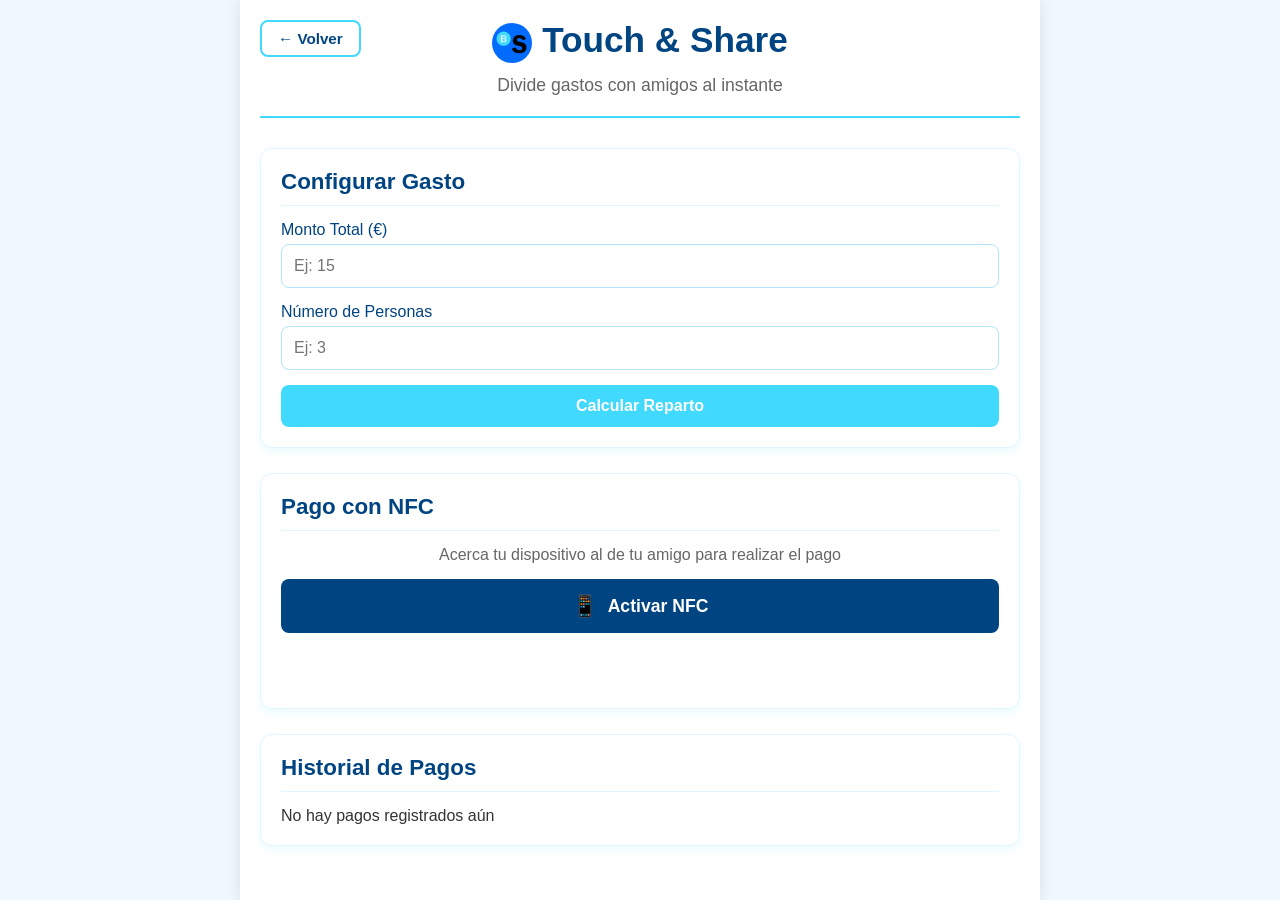
<file: src/index/touch_share.html>
<!DOCTYPE html>
<html lang="es">
<head>
    <meta charset="UTF-8">
    <meta name="viewport" content="width=device-width, initial-scale=1.0">
    <title>Tricount NFC - Banco Sabadell Jóvenes</title>
    <link rel="stylesheet" href="../css/touch_share/touch_share.css">
</head>
<body>
    <div class="contenedor">
        <header class="encabezado">
            <button class="boton-volver" id="boton-volver" aria-label="Volver a la app">
                ← Volver
            </button>
            <div class="logo-sabadell">
                <img src="../assets/logo.png" alt="Sabadell First" class="circulo-logo">
                <h1 class="titulo-principal">Touch & Share</h1>
            </div>
            <p class="subtitulo">Divide gastos con amigos al instante</p>
        </header>

        <main class="contenido-principal">
            <!-- Sección para configurar el gasto -->
            <section class="seccion configuracion-gasto">
                <h2 class="titulo-seccion">Configurar Gasto</h2>
                <div class="grupo-formulario">
                    <label for="monto-total" class="etiqueta">Monto Total (€)</label>
                    <input type="number" id="monto-total" class="campo-entrada" placeholder="Ej: 15" min="0" step="0.01">
                </div>
                <div class="grupo-formulario">
                    <label for="numero-personas" class="etiqueta">Número de Personas</label>
                    <input type="number" id="numero-personas" class="campo-entrada" placeholder="Ej: 3" min="2" max="10">
                </div>
                <button id="calcular" class="boton-principal">Calcular Reparto</button>
            </section>

            <!-- Sección de resultados -->
            <section class="seccion resultados" id="seccion-resultados" style="display: none;">
                <h2 class="titulo-seccion">Resultados del Reparto</h2>
                <div class="resultado-info">
                    <p>Total a dividir: <span id="total-mostrar" class="destacado">0€</span></p>
                    <p>Cada persona debe pagar: <span id="cuota-mostrar" class="destacado">0€</span></p>
                </div>
                <div class="estado-deuda">
                    <h3>Estado de Deudas</h3>
                    <div id="lista-deudas" class="lista-deudas">
                        <!-- Las deudas se generarán aquí dinámicamente -->
                    </div>
                </div>
            </section>

            <!-- Sección NFC -->
            <section class="seccion nfc">
                <h2 class="titulo-seccion">Pago con NFC</h2>
                <div class="contenedor-nfc">
                    <div class="info-nfc">
                        <p>Acerca tu dispositivo al de tu amigo para realizar el pago</p>
                    </div>
                    <button id="activar-nfc" class="boton-nfc">
                        <span class="icono-nfc">📱</span>
                        Activar NFC
                    </button>
                    <div id="estado-nfc" class="estado-nfc">
                        <!-- Estado de la conexión NFC se mostrará aquí -->
                    </div>
                </div>
            </section>

            <!-- Sección de historial -->
            <section class="seccion historial">
                <h2 class="titulo-seccion">Historial de Pagos</h2>
                <div id="lista-pagos" class="lista-pagos">
                    <!-- Los pagos realizados se mostrarán aquí -->
                </div>
            </section>
        </main>
    </div>
    <script src="../js/touch_share/touch_share.js"></script>
</body>
</html>
</file>
<file: styles.css>
* {
    margin: 0;
    padding: 0;
    box-sizing: border-box;
}

body {
    background: linear-gradient(135deg, #42D9FF 0%, #1E90FF 100%);
    min-height: 100vh;
    display: flex;
    justify-content: center;
    align-items: center;
    font-family: 'Arial', sans-serif;
}

.splash-container {
    text-align: center;
    color: white;
}

.splash-logo {
    font-size: 80px;
    margin-bottom: 20px;
    animation: bounce 2s infinite;
}

@keyframes bounce {
    0%, 20%, 50%, 80%, 100% {
        transform: translateY(0);
    }
    40% {
        transform: translateY(-20px);
    }
    60% {
        transform: translateY(-10px);
    }
}

.splash-title {
    font-size: 32px;
    font-weight: bold;
    margin-bottom: 10px;
    text-shadow: 0 2px 10px rgba(0,0,0,0.3);
}

.splash-subtitle {
    font-size: 18px;
    margin-bottom: 30px;
    opacity: 0.9;
}

.loading-bar {
    width: 200px;
    height: 6px;
    background: rgba(255,255,255,0.3);
    border-radius: 3px;
    margin: 0 auto;
    overflow: hidden;
}

.loading-progress {
    width: 0%;
    height: 100%;
    background: white;
    border-radius: 3px;
    animation: loading 3s ease-in-out forwards;
}

@keyframes loading {
    0% { width: 0%; }
    20% { width: 30%; }
    50% { width: 70%; }
    80% { width: 90%; }
    100% { width: 100%; }
}

.splash-features {
    margin-top: 40px;
    display: flex;
    justify-content: center;
    gap: 30px;
}

.feature {
    text-align: center;
}

.feature-icon {
    font-size: 24px;
    margin-bottom: 8px;
}

.feature-text {
    font-size: 12px;
    opacity: 0.8;
}
</file>
<file: src/css/login/styles.css>
* {
    margin: 0;
    padding: 0;
    box-sizing: border-box;
    font-family: 'Arial', sans-serif;
}

body {
    background: linear-gradient(135deg, #42D9FF 0%, #1E90FF 100%);
    min-height: 100vh;
    display: flex;
    justify-content: center;
    align-items: center;
    padding: 20px;
}

.login-container {
    background: white;
    border-radius: 25px;
    padding: 40px 30px;
    box-shadow: 0 20px 40px rgba(0, 0, 0, 0.15);
    width: 100%;
    max-width: 420px;
    text-align: center;
    position: relative;
}

.app-icon {
    font-size: 60px;
    margin-bottom: 15px;
    animation: float 3s ease-in-out infinite;
}

@keyframes float {
    0%, 100% { transform: translateY(0px); }
    50% { transform: translateY(-10px); }
}

.logo {
    background: #42D9FF;
    color: white;
    border-radius: 15px;
    padding: 12px 20px;
    font-weight: bold;
    font-size: 20px;
    margin-bottom: 25px;
    display: inline-block;
    box-shadow: 0 5px 15px rgba(66, 217, 255, 0.3);
}

h1 {
    color: #42D9FF;
    font-size: 28px;
    margin-bottom: 10px;
    font-weight: bold;
}

.subtitle {
    color: #666;
    margin-bottom: 30px;
    font-size: 16px;
}

.input-group {
    margin-bottom: 20px;
    text-align: left;
}

label {
    display: block;
    color: #333;
    margin-bottom: 8px;
    font-weight: bold;
    font-size: 14px;
}

input {
    width: 100%;
    padding: 15px;
    border: 2px solid #e0e0e0;
    border-radius: 12px;
    font-size: 16px;
    transition: all 0.3s ease;
}

input:focus {
    outline: none;
    border-color: #42D9FF;
    box-shadow: 0 0 0 3px rgba(66, 217, 255, 0.1);
}

.password-container {
    position: relative;
}

.toggle-password {
    position: absolute;
    right: 15px;
    top: 50%;
    transform: translateY(-50%);
    background: none;
    border: none;
    color: #666;
    cursor: pointer;
    font-size: 14px;
    padding: 5px;
}

.login-btn {
    width: 100%;
    background: #42D9FF;
    color: white;
    border: none;
    padding: 16px;
    border-radius: 12px;
    font-size: 16px;
    font-weight: bold;
    cursor: pointer;
    transition: all 0.3s ease;
    margin-top: 10px;
}

.login-btn:hover {
    background: #1EC5FF;
    transform: translateY(-2px);
    box-shadow: 0 8px 20px rgba(66, 217, 255, 0.4);
}

.forgot-password {
    color: #42D9FF;
    text-decoration: none;
    font-size: 14px;
    margin-top: 20px;
    display: inline-block;
}

.forgot-password:hover {
    text-decoration: underline;
}

.features {
    display: flex;
    justify-content: space-around;
    margin-top: 30px;
    padding-top: 20px;
    border-top: 1px solid #e0e0e0;
}

.feature {
    text-align: center;
    color: #666;
    font-size: 12px;
}

.feature-icon {
    font-size: 20px;
    margin-bottom: 5px;
}

.error-message {
    color: #ff4444;
    font-size: 14px;
    margin-top: 10px;
    display: none;
}

@keyframes pulse {
    0% { transform: scale(1); }
    50% { transform: scale(1.05); }
    100% { transform: scale(1); }
}

.pulse {
    animation: pulse 2s infinite;
}

/* Efectos para inputs al hacer focus */
.input-group:focus-within {
    transform: scale(1.02);
    transition: transform 0.2s ease;
}

/* Pantalla de carga */
.loading-screen {
    position: fixed;
    top: 0;
    left: 0;
    width: 100%;
    height: 100%;
    background: linear-gradient(135deg, #42D9FF 0%, #1E90FF 100%);
    display: flex;
    justify-content: center;
    align-items: center;
    z-index: 1000;
}

.loading-content {
    background: white;
    border-radius: 20px;
    padding: 40px 30px;
    text-align: center;
    box-shadow: 0 15px 35px rgba(0, 0, 0, 0.2);
    max-width: 350px;
    width: 90%;
}

.loading-spinner {
    width: 50px;
    height: 50px;
    border: 4px solid #f3f3f3;
    border-top: 4px solid #42D9FF;
    border-radius: 50%;
    animation: spin 1s linear infinite;
    margin: 0 auto 20px;
}

@keyframes spin {
    0% { transform: rotate(0deg); }
    100% { transform: rotate(360deg); }
}

.loading-content h2 {
    color: #42D9FF;
    margin-bottom: 10px;
}

.loading-content p {
    color: #666;
    font-size: 14px;
}
</file>
<file: src/css/misiones/misiones.css>
* {
    margin: 0;
    padding: 0;
    box-sizing: border-box;
    font-family: 'Segoe UI', system-ui, -apple-system, sans-serif;
}


:root {
    --primary: #42D9FF;
    --primary-dark: #00A8CC;
    --secondary: #FF6B8B;
    --dark: #1E2A3A;
    --light: #FFFFFF;
    --gray: #8A94A6;
    --card-bg: #FFFFFF;
    --text-dark: #2D3748;
    --text-light: #718096;
    --border: #E2E8F0;
}

body {
    background-color: #F7FAFC;
    min-height: 100vh;
    color: var(--text-dark);
}

.app-container {
    max-width: 100%;
    margin: 0 auto;
    background: #F7FAFC;
    min-height: 100vh;
}

.header {
    display: flex;
    align-items: center;
    justify-content: space-between;
    padding: 20px 24px;
    background: var(--light);
    box-shadow: 0 2px 10px rgba(0, 0, 0, 0.05);
    position: sticky;
    top: 0;
    z-index: 100;
}

.logo {
    display: flex;
    align-items: center;
    gap: 12px;
}

.logo-icon {
    width: 40px;
    height: 40px;
    background: var(--primary);
    border-radius: 10px;
    display: flex;
    align-items: center;
    justify-content: center;
    font-weight: bold;
    color: var(--light);
    font-size: 16px;
}

.logo-text {
    font-size: 20px;
    font-weight: 700;
    color: var(--dark);
}

.user-avatar {
    width: 40px;
    height: 40px;
    border-radius: 50%;
    background: var(--secondary);
    display: flex;
    align-items: center;
    justify-content: center;
    color: white;
    font-size: 18px;
}

.content {
    padding: 24px;
    max-width: 1200px;
    margin: 0 auto;
    width: 100%;
}

.page-title {
    font-size: 28px;
    font-weight: 700;
    margin-bottom: 8px;
    color: var(--dark);
    text-align: left;
}

.page-subtitle {
    font-size: 16px;
    margin-bottom: 32px;
    color: var(--text-light);
    text-align: left;
}

.missions-container {
    display: grid;
    grid-template-columns: repeat(auto-fill, minmax(350px, 1fr));
    gap: 24px;
    width: 100%;
}

.mission-card {
    background: var(--card-bg);
    border-radius: 16px;
    padding: 24px;
    box-shadow: 0 4px 12px rgba(0, 0, 0, 0.08);
    border: 1px solid var(--border);
    transition: transform 0.2s ease, box-shadow 0.2s ease;
    display: flex;
    flex-direction: column;
    height: auto;
}

.mission-card:hover {
    transform: translateY(-4px);
    box-shadow: 0 8px 20px rgba(0, 0, 0, 0.12);
}

.mission-title {
    font-size: 20px;
    font-weight: 700;
    margin-bottom: 12px;
    color: var(--dark);
    line-height: 1.3;
}

.mission-description {
    font-size: 16px;
    margin-bottom: 20px;
    line-height: 1.5;
    color: var(--text-light);
    flex-grow: 1;
}

.rewards {
    display: flex;
    flex-wrap: wrap;
    gap: 10px;
    margin-bottom: 20px;
}

.reward {
    background: rgba(66, 217, 255, 0.1);
    padding: 8px 16px;
    border-radius: 20px;
    font-size: 14px;
    font-weight: 600;
    color: var(--primary-dark);
    border: 1px solid rgba(66, 217, 255, 0.3);
}

.progress-container {
    margin-bottom: 24px;
}

.progress-text {
    font-size: 14px;
    font-weight: 600;
    margin-bottom: 8px;
    color: var(--text-light);
}

.progress-bar {
    height: 8px;
    background: #E2E8F0;
    border-radius: 10px;
    overflow: hidden;
}

.progress-fill {
    height: 100%;
    background: linear-gradient(to right, var(--primary), var(--primary-dark));
    border-radius: 10px;
    transition: width 0.5s ease;
}

.mission-button {
    width: 100%;
    padding: 14px;
    background: var(--primary);
    border: none;
    border-radius: 12px;
    color: var(--light);
    font-size: 16px;
    font-weight: 700;
    cursor: pointer;
    transition: all 0.3s ease;
    margin-top: auto;
}

.mission-button:hover {
    background: var(--primary-dark);
    transform: translateY(-2px);
    box-shadow: 0 4px 12px rgba(66, 217, 255, 0.3);
}

.mission-button:active {
    transform: translateY(0);
}

/* Responsive */
@media (max-width: 768px) {
    .content {
        padding: 16px;
    }
    
    .missions-container {
        grid-template-columns: 1fr;
        gap: 16px;
    }
    
    .mission-card {
        padding: 20px;
    }
    
    .header {
        padding: 16px 20px;
    }
    
    .page-title {
        font-size: 24px;
    }
}

@media (min-width: 1200px) {
    .missions-container {
        grid-template-columns: repeat(3, 1fr);
    }
}

@media (min-width: 768px) and (max-width: 1199px) {
    .missions-container {
        grid-template-columns: repeat(2, 1fr);
    }
}
</file>
<file: src/css/touch_share/touch_share.css>
/* Estilos generales */
* {
    margin: 0;
    padding: 0;
    box-sizing: border-box;
    font-family: 'Segoe UI', Tahoma, Geneva, Verdana, sans-serif;
}

body {
    background-color: #f0f8ff;
    color: #333;
}

.contenedor {
    max-width: 800px;
    margin: 0 auto;
    padding: 20px;
    background-color: white;
    min-height: 100vh;
    box-shadow: 0 0 15px rgba(0, 0, 0, 0.1);
}

/* Encabezado */
.encabezado {
    position: relative;
    text-align: center;
    margin-bottom: 30px;
    padding-bottom: 20px;
    border-bottom: 2px solid #42D9FF;
}

.boton-volver {
    position: absolute;
    top: 0;
    left: 0;
    background-color: transparent;
    border: 2px solid #42D9FF;
    color: #004481;
    padding: 8px 16px;
    border-radius: 8px;
    font-size: 0.95rem;
    font-weight: 600;
    cursor: pointer;
    transition: all 0.3s;
}

.boton-volver:hover {
    background-color: #42D9FF;
    color: white;
    transform: translateX(-2px);
}

.logo-sabadell {
    display: flex;
    align-items: center;
    justify-content: center;
    margin-bottom: 10px;
}

.circulo-logo {
    width: 40px;
    height: 40px;
    background-color: #036bfe;
    border-radius: 50%;
    margin-right: 10px;
}

.titulo-principal {
    color: #004481;
    font-size: 2.2rem;
    margin-bottom: 5px;
}

.subtitulo {
    color: #666;
    font-size: 1.1rem;
}

/* Secciones */
.seccion {
    background-color: white;
    border-radius: 12px;
    padding: 20px;
    margin-bottom: 25px;
    box-shadow: 0 4px 8px rgba(66, 217, 255, 0.1);
    border: 1px solid #e0f7ff;
}

.titulo-seccion {
    color: #004481;
    font-size: 1.4rem;
    margin-bottom: 15px;
    padding-bottom: 10px;
    border-bottom: 1px solid #e0f7ff;
}

/* Formularios */
.grupo-formulario {
    margin-bottom: 15px;
}

.etiqueta {
    display: block;
    margin-bottom: 5px;
    color: #004481;
    font-weight: 500;
}

.campo-entrada {
    width: 100%;
    padding: 12px;
    border: 1px solid #b3e5fc;
    border-radius: 8px;
    font-size: 1rem;
    transition: border-color 0.3s;
}

.campo-entrada:focus {
    outline: none;
    border-color: #42D9FF;
    box-shadow: 0 0 0 2px rgba(66, 217, 255, 0.2);
}

/* Botones */
.boton-principal {
    background-color: #42D9FF;
    color: white;
    border: none;
    border-radius: 8px;
    padding: 12px 20px;
    font-size: 1rem;
    font-weight: 600;
    cursor: pointer;
    transition: background-color 0.3s;
    width: 100%;
}

.boton-principal:hover {
    background-color: #29c7ff;
}

.boton-nfc {
    background-color: #004481;
    color: white;
    border: none;
    border-radius: 8px;
    padding: 15px 20px;
    font-size: 1.1rem;
    font-weight: 600;
    cursor: pointer;
    transition: all 0.3s;
    width: 100%;
    display: flex;
    align-items: center;
    justify-content: center;
    gap: 10px;
}

.boton-nfc:hover {
    background-color: #003366;
    transform: translateY(-2px);
}

.boton-nfc:disabled {
    background-color: #cccccc;
    cursor: not-allowed;
    transform: none;
}

.icono-nfc {
    font-size: 1.3rem;
}

/* Resultados */
.resultado-info {
    background-color: #e1f5fe;
    padding: 15px;
    border-radius: 8px;
    margin-bottom: 15px;
}

.destacado {
    font-weight: bold;
    color: #004481;
}

.estado-deuda {
    margin-top: 15px;
}

.lista-deudas {
    margin-top: 10px;
}

.item-deuda {
    display: flex;
    justify-content: space-between;
    padding: 10px;
    border-bottom: 1px solid #e0f7ff;
}

.item-deuda:last-child {
    border-bottom: none;
}

.deuda-pagada {
    color: #4caf50;
}

.deuda-pendiente {
    color: #ff9800;
}

/* NFC */
.contenedor-nfc {
    text-align: center;
}

.info-nfc {
    margin-bottom: 15px;
    color: #666;
}

.estado-nfc {
    margin-top: 15px;
    min-height: 40px;
    display: flex;
    align-items: center;
    justify-content: center;
}

.estado-conectando {
    color: #ff9800;
    font-weight: 500;
}

.estado-exitoso {
    color: #4caf50;
    font-weight: 500;
}

.estado-error {
    color: #f44336;
    font-weight: 500;
}

.animacion-nfc {
    animation: pulse 1.5s infinite;
}

@keyframes pulse {
    0% {
        transform: scale(1);
        opacity: 1;
    }
    50% {
        transform: scale(1.05);
        opacity: 0.7;
    }
    100% {
        transform: scale(1);
        opacity: 1;
    }
}

/* Historial */
.lista-pagos {
    margin-top: 10px;
}

.item-pago {
    display: flex;
    justify-content: space-between;
    padding: 12px;
    border-bottom: 1px solid #e0f7ff;
    background-color: #f9fdff;
    border-radius: 6px;
    margin-bottom: 8px;
}

.item-pago:last-child {
    border-bottom: none;
    margin-bottom: 0;
}

.fecha-pago {
    font-size: 0.8rem;
    color: #888;
}

/* Responsive */
@media (max-width: 600px) {
    .contenedor {
        padding: 15px;
    }
    
    .titulo-principal {
        font-size: 1.8rem;
    }
    
    .seccion {
        padding: 15px;
    }
}
</file>
